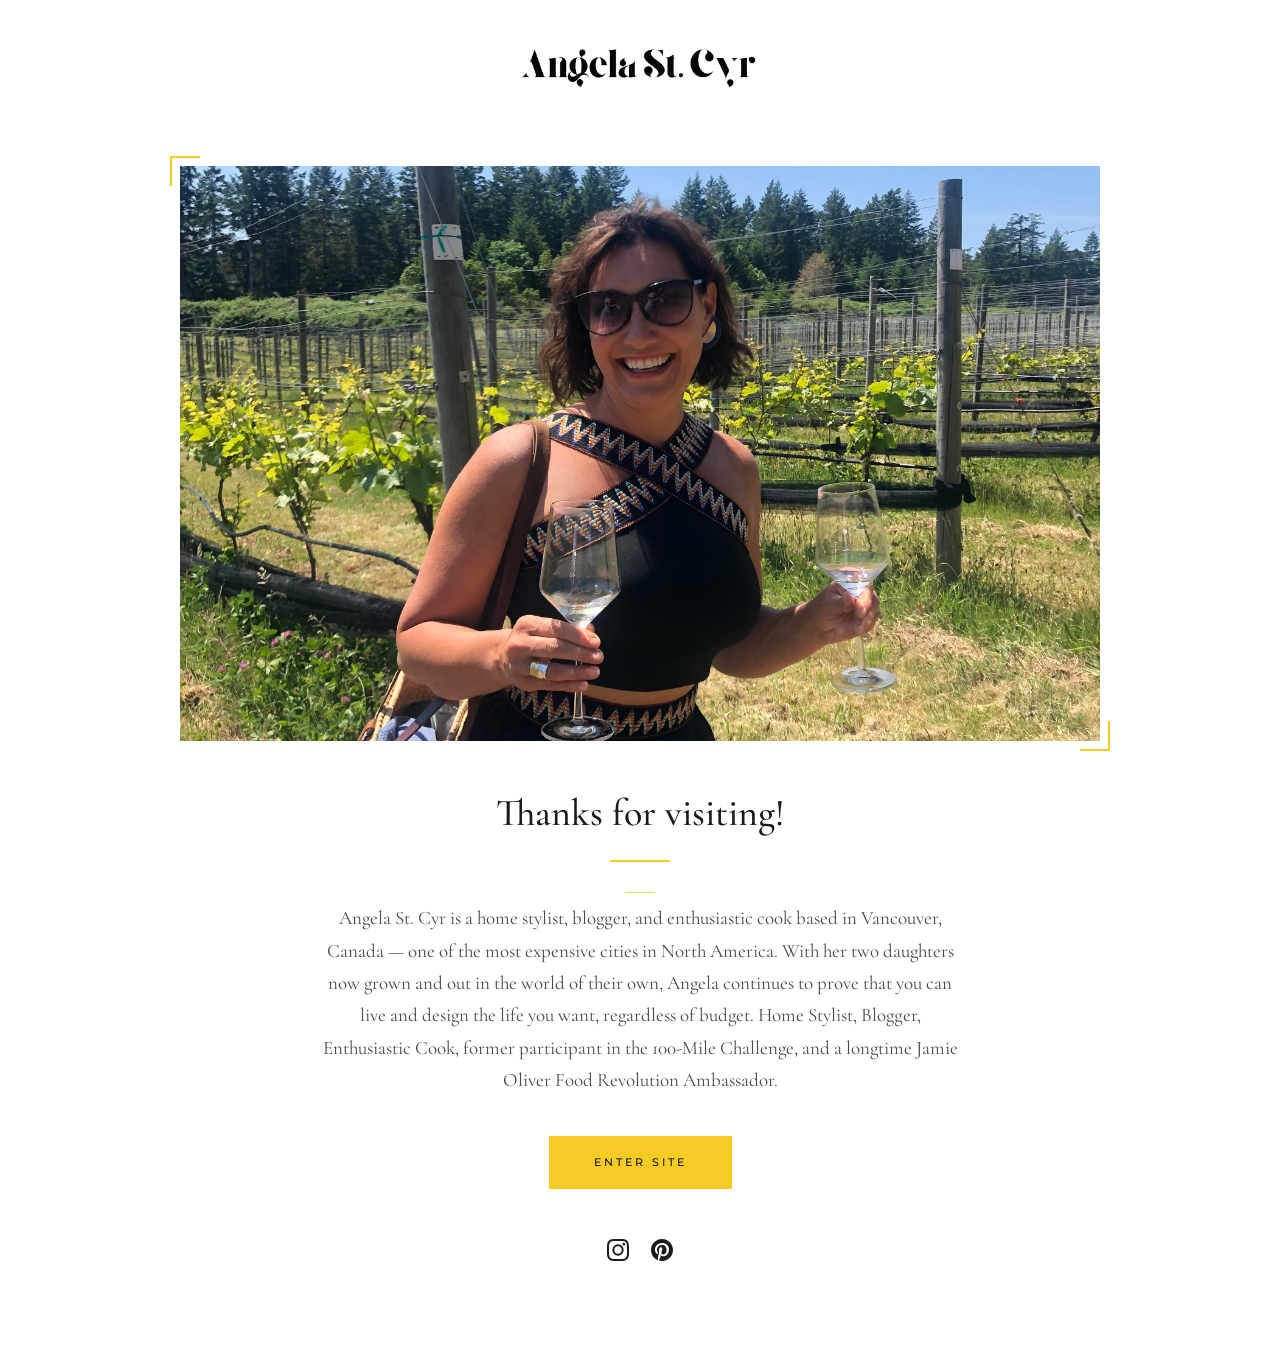
<file: index.html>
<!DOCTYPE html>
<html lang="en">
<head>
<meta charset="UTF-8">
<meta name="viewport" content="width=device-width, initial-scale=1.0">
<title>Angela St. Cyr</title>
<link rel="preconnect" href="https://fonts.googleapis.com">
<link rel="preconnect" href="https://fonts.gstatic.com" crossorigin>
<link href="https://fonts.googleapis.com/css2?family=Cormorant+Garamond:ital,wght@0,400;0,500;0,600;0,700;1,400;1,500&family=Montserrat:wght@300;400;500&display=swap" rel="stylesheet">
<link rel="stylesheet" href="css/style.css">
<link rel="icon" href="images/favicon.webp">
</head>
<body class="intro-page">

<header class="intro-header">
  <a href="index.html" data-site-logo class="intro-logo" aria-label="Home"></a>
</header>

<main class="intro-main">
  <div class="intro-image-wrap">
    <div class="intro-image">
      <img id="introImage" src="" alt="Welcome">
    </div>
  </div>

  <h1 class="intro-greeting">Thanks for visiting!</h1>
  <div class="intro-yellow-bar"></div>
  <p class="intro-blurb" id="introBlurb"></p>

  <a href="recipes.html" class="enter-button">Enter Site</a>

  <div class="intro-social">
    <a data-social="instagram" href="#" target="_blank" rel="noopener" aria-label="Instagram">
      <svg width="22" height="22" viewBox="0 0 24 24" fill="currentColor">
        <path d="M12 2.163c3.204 0 3.584.012 4.85.07 3.252.148 4.771 1.691 4.919 4.919.058 1.265.069 1.645.069 4.849 0 3.205-.012 3.584-.069 4.849-.149 3.225-1.664 4.771-4.919 4.919-1.266.058-1.644.07-4.85.07-3.204 0-3.584-.012-4.849-.07-3.26-.149-4.771-1.699-4.919-4.92-.058-1.265-.07-1.644-.07-4.849 0-3.204.013-3.583.07-4.849.149-3.227 1.664-4.771 4.919-4.919 1.266-.057 1.645-.069 4.849-.069zM12 0C8.741 0 8.333.014 7.053.072 2.695.272.273 2.69.073 7.052.014 8.333 0 8.741 0 12c0 3.259.014 3.668.072 4.948.2 4.358 2.618 6.78 6.98 6.98C8.333 23.986 8.741 24 12 24c3.259 0 3.668-.014 4.948-.072 4.354-.2 6.782-2.618 6.979-6.98.059-1.28.073-1.689.073-4.948 0-3.259-.014-3.667-.072-4.947-.196-4.354-2.617-6.78-6.979-6.98C15.668.014 15.259 0 12 0zm0 5.838a6.162 6.162 0 100 12.324 6.162 6.162 0 000-12.324zM12 16a4 4 0 110-8 4 4 0 010 8zm6.406-11.845a1.44 1.44 0 100 2.881 1.44 1.44 0 000-2.881z"/>
      </svg>
    </a>
    <a data-social="pinterest" href="#" target="_blank" rel="noopener" aria-label="Pinterest">
      <svg width="22" height="22" viewBox="0 0 24 24" fill="currentColor">
        <path d="M12 0C5.373 0 0 5.372 0 12c0 5.084 3.163 9.426 7.627 11.174-.105-.949-.2-2.405.042-3.441.218-.937 1.407-5.965 1.407-5.965s-.359-.719-.359-1.782c0-1.668.967-2.914 2.171-2.914 1.023 0 1.518.769 1.518 1.69 0 1.029-.655 2.568-.994 3.995-.283 1.194.599 2.169 1.777 2.169 2.133 0 3.772-2.249 3.772-5.495 0-2.873-2.064-4.882-5.012-4.882-3.414 0-5.418 2.561-5.418 5.207 0 1.031.397 2.138.893 2.738.098.119.112.224.083.345l-.333 1.36c-.053.22-.174.267-.402.161-1.499-.698-2.436-2.889-2.436-4.649 0-3.785 2.75-7.262 7.929-7.262 4.163 0 7.398 2.967 7.398 6.931 0 4.136-2.607 7.464-6.227 7.464-1.216 0-2.359-.631-2.75-1.378l-.748 2.853c-.271 1.043-1.002 2.35-1.492 3.146C9.57 23.812 10.763 24 12 24c6.627 0 12-5.373 12-12S18.627 0 12 0z"/>
      </svg>
    </a>
  </div>
</main>

<script src="js/site.js"></script>
<script>
fetch('recipes.json')
  .then(r => r.json())
  .then(data => {
    const s = data.site || {};
    applySiteInfo(s);
    if (s.intro_image) document.getElementById('introImage').src = s.intro_image;
    if (s.about_short) document.getElementById('introBlurb').textContent = s.about_short;
  });
</script>

</body>
</html>
</file>
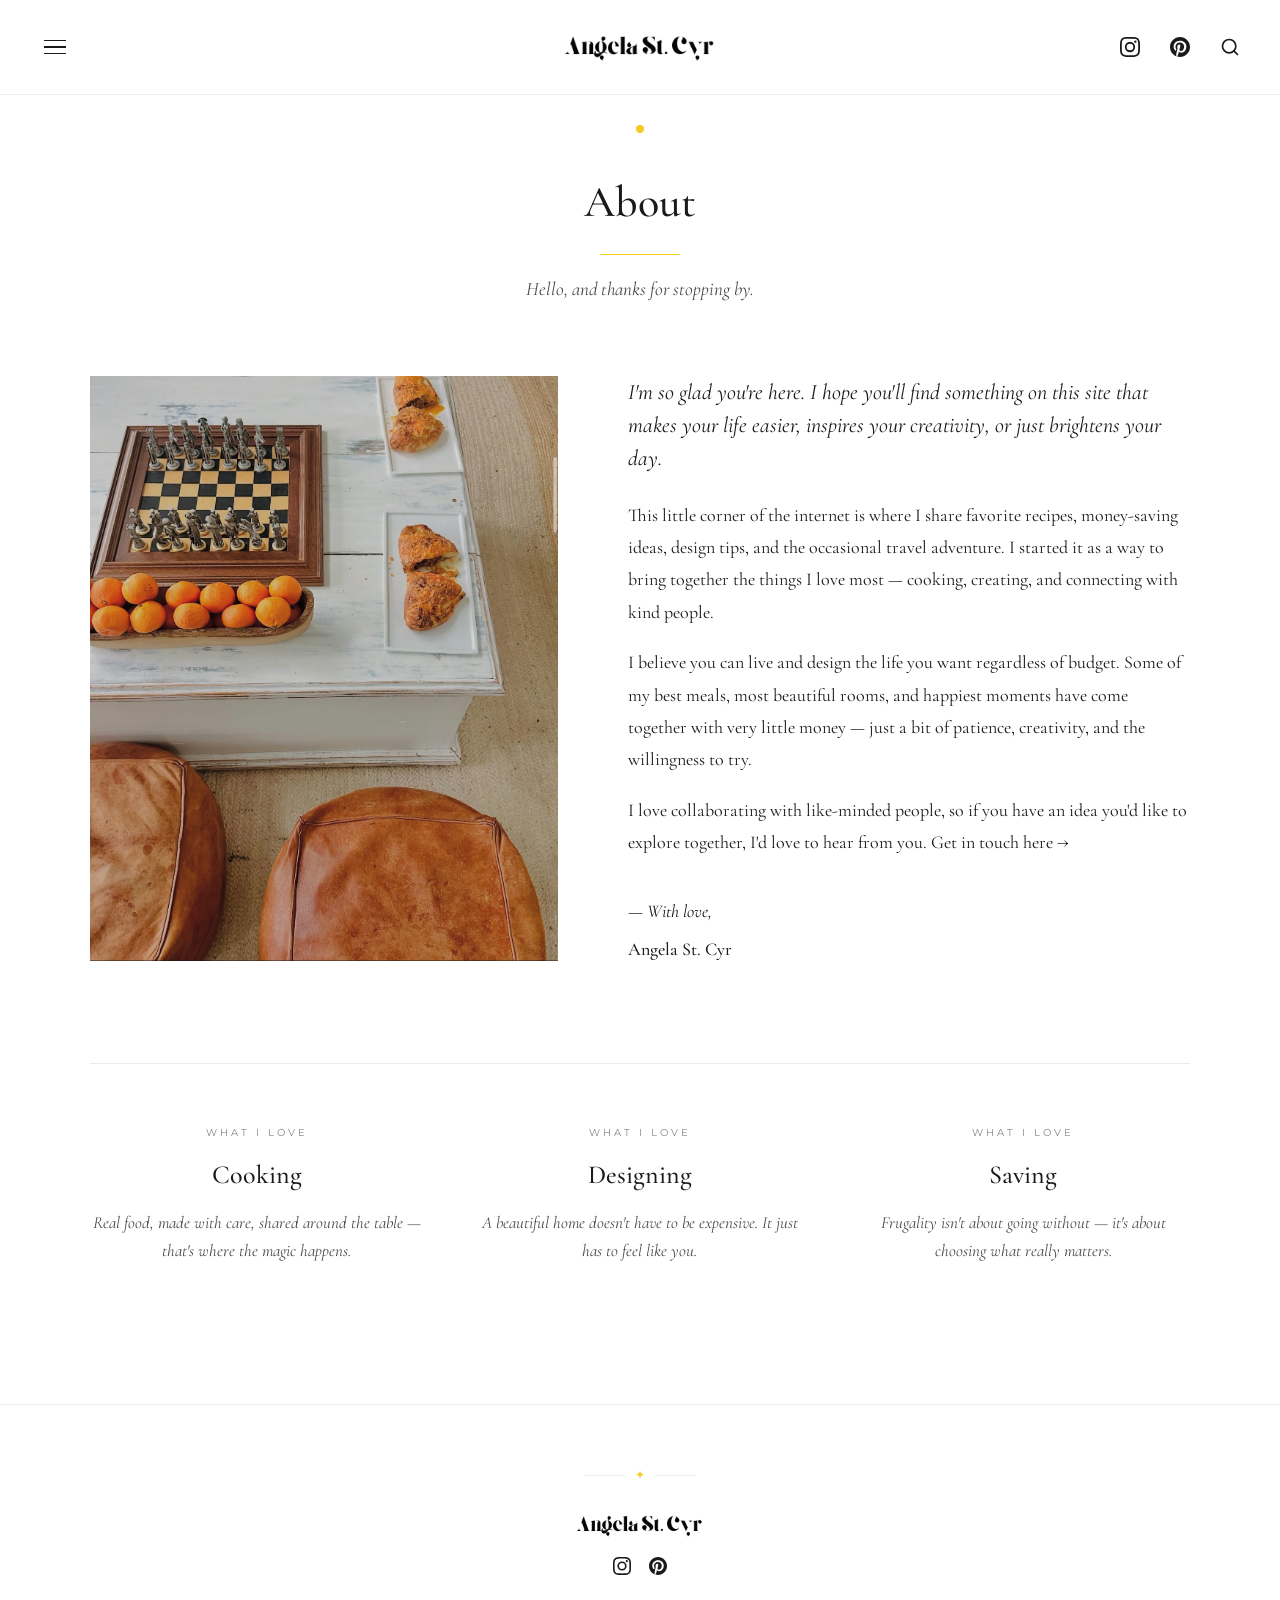
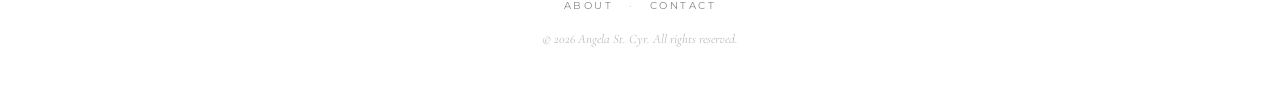
<file: about.html>
<!DOCTYPE html>
<html lang="en">
<head>
<meta charset="UTF-8">
<meta name="viewport" content="width=device-width, initial-scale=1.0">
<title>Angela St. Cyr</title>
<link rel="preconnect" href="https://fonts.googleapis.com">
<link rel="preconnect" href="https://fonts.gstatic.com" crossorigin>
<link href="https://fonts.googleapis.com/css2?family=Cormorant+Garamond:ital,wght@0,400;0,500;0,600;0,700;1,400;1,500&family=Montserrat:wght@300;400;500&display=swap" rel="stylesheet">
<link rel="stylesheet" href="css/style.css">
<link rel="icon" href="images/favicon.webp">
</head>
<body>

<div class="scroll-progress" id="scrollProgress"></div>

<header class="site-header">
  <button class="menu-toggle" onclick="openSideMenu()" aria-label="Open menu">
    <span></span><span></span><span></span>
  </button>
  <a href="index.html" data-site-logo class="site-logo">Beautiful Things</a>
  <div class="header-icons">
    <a data-social="instagram" href="#" target="_blank" rel="noopener" aria-label="Instagram">
      <svg width="20" height="20" viewBox="0 0 24 24" fill="currentColor">
        <path d="M12 2.163c3.204 0 3.584.012 4.85.07 3.252.148 4.771 1.691 4.919 4.919.058 1.265.069 1.645.069 4.849 0 3.205-.012 3.584-.069 4.849-.149 3.225-1.664 4.771-4.919 4.919-1.266.058-1.644.07-4.85.07-3.204 0-3.584-.012-4.849-.07-3.26-.149-4.771-1.699-4.919-4.92-.058-1.265-.07-1.644-.07-4.849 0-3.204.013-3.583.07-4.849.149-3.227 1.664-4.771 4.919-4.919 1.266-.057 1.645-.069 4.849-.069zM12 0C8.741 0 8.333.014 7.053.072 2.695.272.273 2.69.073 7.052.014 8.333 0 8.741 0 12c0 3.259.014 3.668.072 4.948.2 4.358 2.618 6.78 6.98 6.98C8.333 23.986 8.741 24 12 24c3.259 0 3.668-.014 4.948-.072 4.354-.2 6.782-2.618 6.979-6.98.059-1.28.073-1.689.073-4.948 0-3.259-.014-3.667-.072-4.947-.196-4.354-2.617-6.78-6.979-6.98C15.668.014 15.259 0 12 0zm0 5.838a6.162 6.162 0 100 12.324 6.162 6.162 0 000-12.324zM12 16a4 4 0 110-8 4 4 0 010 8zm6.406-11.845a1.44 1.44 0 100 2.881 1.44 1.44 0 000-2.881z"/>
      </svg>
    </a>
    <a data-social="pinterest" href="#" target="_blank" rel="noopener" aria-label="Pinterest">
      <svg width="20" height="20" viewBox="0 0 24 24" fill="currentColor">
        <path d="M12 0C5.373 0 0 5.372 0 12c0 5.084 3.163 9.426 7.627 11.174-.105-.949-.2-2.405.042-3.441.218-.937 1.407-5.965 1.407-5.965s-.359-.719-.359-1.782c0-1.668.967-2.914 2.171-2.914 1.023 0 1.518.769 1.518 1.69 0 1.029-.655 2.568-.994 3.995-.283 1.194.599 2.169 1.777 2.169 2.133 0 3.772-2.249 3.772-5.495 0-2.873-2.064-4.882-5.012-4.882-3.414 0-5.418 2.561-5.418 5.207 0 1.031.397 2.138.893 2.738.098.119.112.224.083.345l-.333 1.36c-.053.22-.174.267-.402.161-1.499-.698-2.436-2.889-2.436-4.649 0-3.785 2.75-7.262 7.929-7.262 4.163 0 7.398 2.967 7.398 6.931 0 4.136-2.607 7.464-6.227 7.464-1.216 0-2.359-.631-2.75-1.378l-.748 2.853c-.271 1.043-1.002 2.35-1.492 3.146C9.57 23.812 10.763 24 12 24c6.627 0 12-5.373 12-12S18.627 0 12 0z"/>
      </svg>
    </a>
    <a href="recipes.html" aria-label="Search">
      <svg width="20" height="20" viewBox="0 0 24 24" fill="none" stroke="currentColor" stroke-width="2" stroke-linecap="round" stroke-linejoin="round">
        <circle cx="11" cy="11" r="8"></circle>
        <line x1="21" y1="21" x2="16.65" y2="16.65"></line>
      </svg>
    </a>
  </div>
</header>

<section class="page-hero">
  <h1>About</h1>
  <div class="page-underline"></div>
  <p class="page-subtitle">Hello, and thanks for stopping by.</p>
</section>

<main class="about-main">
  <div class="about-layout">
    <div class="about-image">
      <img id="aboutImagenew" src="images/about.jpeg" alt="Portrait">
    </div>

    <div class="about-text">
      <p class="about-lead" id="aboutLead">
        I'm so glad you're here. I hope you'll find something on this site that makes your life easier, inspires your creativity, or just brightens your day.
      </p>

      <p>
        This little corner of the internet is where I share favorite recipes, money-saving ideas, design tips, and the occasional travel adventure. I started it as a way to bring together the things I love most — cooking, creating, and connecting with kind people.
      </p>

      <p>
        I believe you can live and design the life you want regardless of budget. Some of my best meals, most beautiful rooms, and happiest moments have come together with very little money — just a bit of patience, creativity, and the willingness to try.
      </p>

      <p>
        I love collaborating with like-minded people, so if you have an idea you'd like to explore together, I'd love to hear from you. <a href="contact.html">Get in touch here →</a>
      </p>

      <div class="about-signature">
        <p class="signature-text">— With love,</p>
        <p class="signature-name" id="signatureName">Angela</p>
      </div>
    </div>
  </div>

  <div class="about-values">
    <div class="value-item">
      <p class="value-eyebrow">what I love</p>
      <h3 class="value-title">Cooking</h3>
      <p class="value-text">Real food, made with care, shared around the table — that's where the magic happens.</p>
    </div>
    <div class="value-item">
      <p class="value-eyebrow">what I love</p>
      <h3 class="value-title">Designing</h3>
      <p class="value-text">A beautiful home doesn't have to be expensive. It just has to feel like you.</p>
    </div>
    <div class="value-item">
      <p class="value-eyebrow">what I love</p>
      <h3 class="value-title">Saving</h3>
      <p class="value-text">Frugality isn't about going without — it's about choosing what really matters.</p>
    </div>
  </div>
</main>

<footer class="site-footer">
  <div class="container">
    <div class="footer-ornament">
      <span class="line"></span>
      <span class="mark">✦</span>
      <span class="line"></span>
    </div>
    <p data-footer-logo class="footer-logo">Angela St. Cyr</p>
    <div class="footer-social">
      <a data-social="instagram" href="#" target="_blank" rel="noopener" aria-label="Instagram">
        <svg width="18" height="18" viewBox="0 0 24 24" fill="currentColor">
          <path d="M12 2.163c3.204 0 3.584.012 4.85.07 3.252.148 4.771 1.691 4.919 4.919.058 1.265.069 1.645.069 4.849 0 3.205-.012 3.584-.069 4.849-.149 3.225-1.664 4.771-4.919 4.919-1.266.058-1.644.07-4.85.07-3.204 0-3.584-.012-4.849-.07-3.26-.149-4.771-1.699-4.919-4.92-.058-1.265-.07-1.644-.07-4.849 0-3.204.013-3.583.07-4.849.149-3.227 1.664-4.771 4.919-4.919 1.266-.057 1.645-.069 4.849-.069zM12 0C8.741 0 8.333.014 7.053.072 2.695.272.273 2.69.073 7.052.014 8.333 0 8.741 0 12c0 3.259.014 3.668.072 4.948.2 4.358 2.618 6.78 6.98 6.98C8.333 23.986 8.741 24 12 24c3.259 0 3.668-.014 4.948-.072 4.354-.2 6.782-2.618 6.979-6.98.059-1.28.073-1.689.073-4.948 0-3.259-.014-3.667-.072-4.947-.196-4.354-2.617-6.78-6.979-6.98C15.668.014 15.259 0 12 0zm0 5.838a6.162 6.162 0 100 12.324 6.162 6.162 0 000-12.324zM12 16a4 4 0 110-8 4 4 0 010 8zm6.406-11.845a1.44 1.44 0 100 2.881 1.44 1.44 0 000-2.881z"/>
        </svg>
      </a>
      <a data-social="pinterest" href="#" target="_blank" rel="noopener" aria-label="Pinterest">
        <svg width="18" height="18" viewBox="0 0 24 24" fill="currentColor">
          <path d="M12 0C5.373 0 0 5.372 0 12c0 5.084 3.163 9.426 7.627 11.174-.105-.949-.2-2.405.042-3.441.218-.937 1.407-5.965 1.407-5.965s-.359-.719-.359-1.782c0-1.668.967-2.914 2.171-2.914 1.023 0 1.518.769 1.518 1.69 0 1.029-.655 2.568-.994 3.995-.283 1.194.599 2.169 1.777 2.169 2.133 0 3.772-2.249 3.772-5.495 0-2.873-2.064-4.882-5.012-4.882-3.414 0-5.418 2.561-5.418 5.207 0 1.031.397 2.138.893 2.738.098.119.112.224.083.345l-.333 1.36c-.053.22-.174.267-.402.161-1.499-.698-2.436-2.889-2.436-4.649 0-3.785 2.75-7.262 7.929-7.262 4.163 0 7.398 2.967 7.398 6.931 0 4.136-2.607 7.464-6.227 7.464-1.216 0-2.359-.631-2.75-1.378l-.748 2.853c-.271 1.043-1.002 2.35-1.492 3.146C9.57 23.812 10.763 24 12 24c6.627 0 12-5.373 12-12S18.627 0 12 0z"/>
        </svg>
      </a>
    </div>
    <div class="footer-links">
      <a href="about.html">About</a>
      <span class="footer-sep">·</span>
      <a href="contact.html">Contact</a>
    </div>
    <p class="footer-text">© 2026 Angela St. Cyr. All rights reserved.</p>
  </div>
</footer>

<script src="js/site.js"></script>
<script>injectSideMenu('about');</script>
<script>
fetch('recipes.json').then(r => r.json()).then(data => {
  const s = data.site || {};
  applySiteInfo(s);
  if (s.author) document.getElementById('signatureName').textContent = s.author;
});
</script>

</body>
</html>
</file>
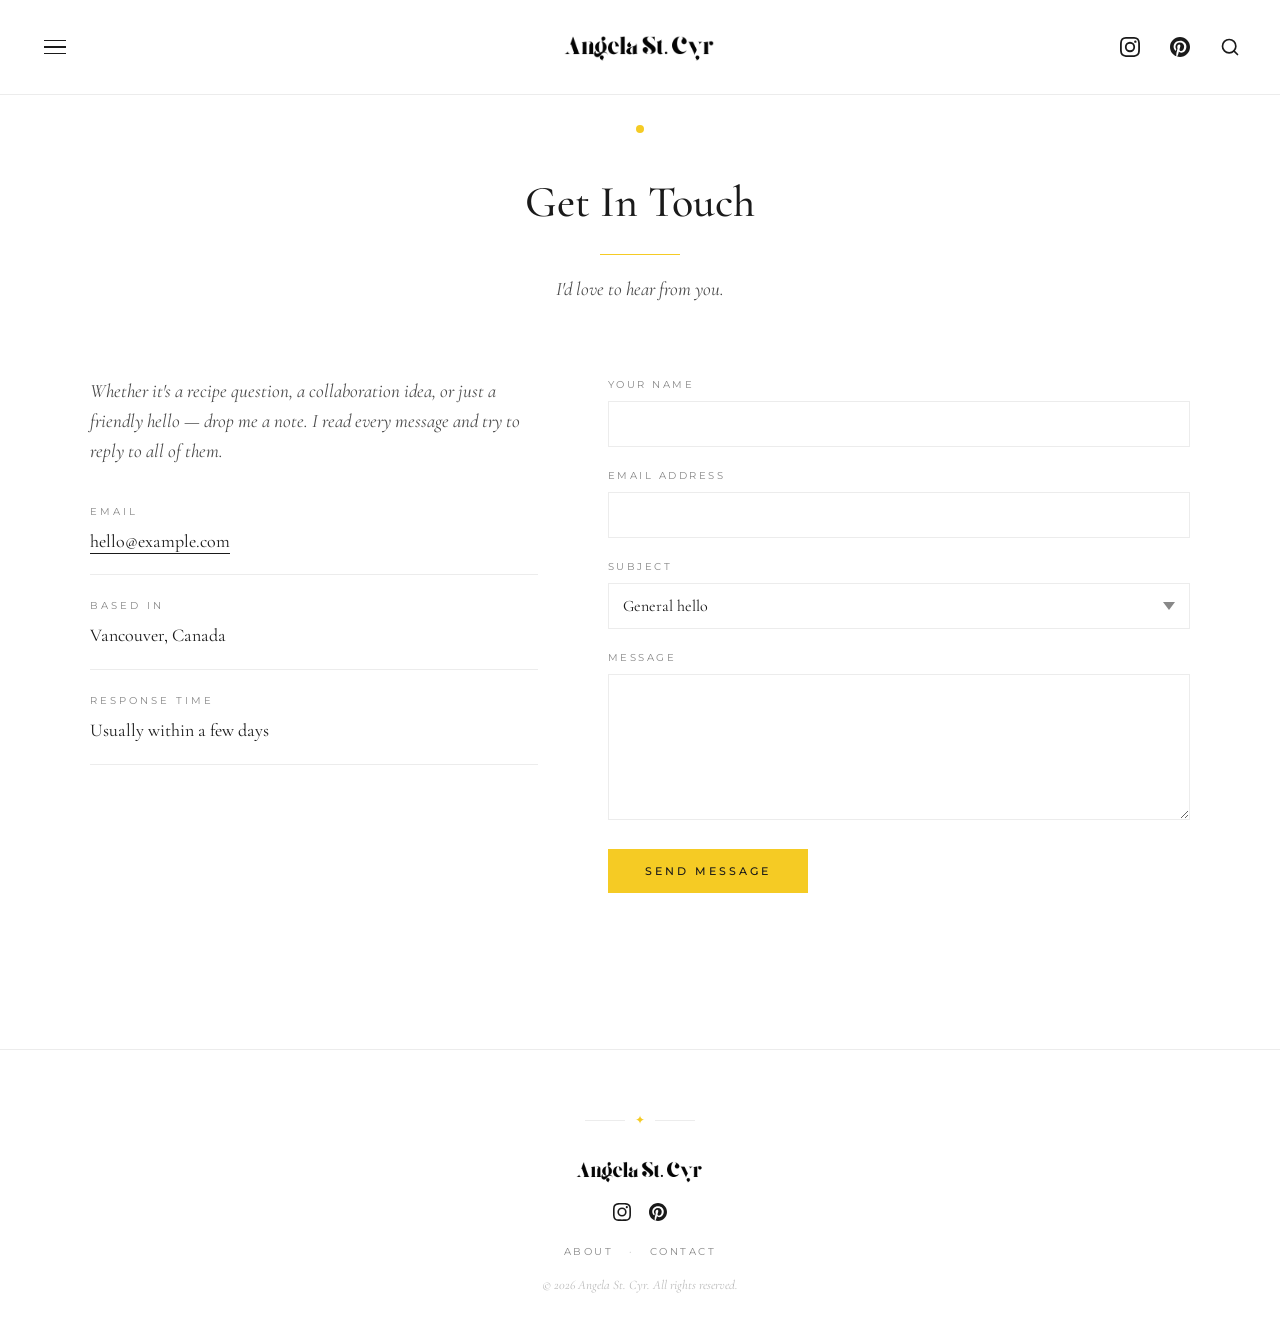
<file: contact.html>
<!DOCTYPE html>
<html lang="en">
<head>
<meta charset="UTF-8">
<meta name="viewport" content="width=device-width, initial-scale=1.0">
<title>Angela St. Cyr</title>
<link rel="preconnect" href="https://fonts.googleapis.com">
<link rel="preconnect" href="https://fonts.gstatic.com" crossorigin>
<link href="https://fonts.googleapis.com/css2?family=Cormorant+Garamond:ital,wght@0,400;0,500;0,600;0,700;1,400;1,500&family=Montserrat:wght@300;400;500&display=swap" rel="stylesheet">
<link rel="stylesheet" href="css/style.css">
<link rel="icon" href="images/favicon.webp">
</head>
<body>

<div class="scroll-progress" id="scrollProgress"></div>

<header class="site-header">
  <button class="menu-toggle" onclick="openSideMenu()" aria-label="Open menu">
    <span></span><span></span><span></span>
  </button>
  <a href="index.html" data-site-logo class="site-logo">Beautiful Things</a>
  <div class="header-icons">
    <a data-social="instagram" href="#" target="_blank" rel="noopener" aria-label="Instagram">
      <svg width="20" height="20" viewBox="0 0 24 24" fill="currentColor">
        <path d="M12 2.163c3.204 0 3.584.012 4.85.07 3.252.148 4.771 1.691 4.919 4.919.058 1.265.069 1.645.069 4.849 0 3.205-.012 3.584-.069 4.849-.149 3.225-1.664 4.771-4.919 4.919-1.266.058-1.644.07-4.85.07-3.204 0-3.584-.012-4.849-.07-3.26-.149-4.771-1.699-4.919-4.92-.058-1.265-.07-1.644-.07-4.849 0-3.204.013-3.583.07-4.849.149-3.227 1.664-4.771 4.919-4.919 1.266-.057 1.645-.069 4.849-.069zM12 0C8.741 0 8.333.014 7.053.072 2.695.272.273 2.69.073 7.052.014 8.333 0 8.741 0 12c0 3.259.014 3.668.072 4.948.2 4.358 2.618 6.78 6.98 6.98C8.333 23.986 8.741 24 12 24c3.259 0 3.668-.014 4.948-.072 4.354-.2 6.782-2.618 6.979-6.98.059-1.28.073-1.689.073-4.948 0-3.259-.014-3.667-.072-4.947-.196-4.354-2.617-6.78-6.979-6.98C15.668.014 15.259 0 12 0zm0 5.838a6.162 6.162 0 100 12.324 6.162 6.162 0 000-12.324zM12 16a4 4 0 110-8 4 4 0 010 8zm6.406-11.845a1.44 1.44 0 100 2.881 1.44 1.44 0 000-2.881z"/>
      </svg>
    </a>
    <a data-social="pinterest" href="#" target="_blank" rel="noopener" aria-label="Pinterest">
      <svg width="20" height="20" viewBox="0 0 24 24" fill="currentColor">
        <path d="M12 0C5.373 0 0 5.372 0 12c0 5.084 3.163 9.426 7.627 11.174-.105-.949-.2-2.405.042-3.441.218-.937 1.407-5.965 1.407-5.965s-.359-.719-.359-1.782c0-1.668.967-2.914 2.171-2.914 1.023 0 1.518.769 1.518 1.69 0 1.029-.655 2.568-.994 3.995-.283 1.194.599 2.169 1.777 2.169 2.133 0 3.772-2.249 3.772-5.495 0-2.873-2.064-4.882-5.012-4.882-3.414 0-5.418 2.561-5.418 5.207 0 1.031.397 2.138.893 2.738.098.119.112.224.083.345l-.333 1.36c-.053.22-.174.267-.402.161-1.499-.698-2.436-2.889-2.436-4.649 0-3.785 2.75-7.262 7.929-7.262 4.163 0 7.398 2.967 7.398 6.931 0 4.136-2.607 7.464-6.227 7.464-1.216 0-2.359-.631-2.75-1.378l-.748 2.853c-.271 1.043-1.002 2.35-1.492 3.146C9.57 23.812 10.763 24 12 24c6.627 0 12-5.373 12-12S18.627 0 12 0z"/>
      </svg>
    </a>
    <a href="recipes.html" aria-label="Search">
      <svg width="20" height="20" viewBox="0 0 24 24" fill="none" stroke="currentColor" stroke-width="2" stroke-linecap="round" stroke-linejoin="round">
        <circle cx="11" cy="11" r="8"></circle>
        <line x1="21" y1="21" x2="16.65" y2="16.65"></line>
      </svg>
    </a>
  </div>
</header>

<section class="page-hero">
  <h1>Get In Touch</h1>
  <div class="page-underline"></div>
  <p class="page-subtitle">I'd love to hear from you.</p>
</section>

<main class="contact-main">
  <div class="contact-layout">
    <div class="contact-intro">
      <p class="contact-lead">
        Whether it's a recipe question, a collaboration idea, or just a friendly hello — drop me a note. I read every message and try to reply to all of them.
      </p>

      <div class="contact-info">
        <div class="contact-info-item">
          <p class="contact-label">Email</p>
          <p class="contact-value"><a id="contactEmail" href="mailto:hello@example.com">hello@example.com</a></p>
        </div>
        <div class="contact-info-item">
          <p class="contact-label">Based in</p>
          <p class="contact-value">Vancouver, Canada</p>
        </div>
        <div class="contact-info-item">
          <p class="contact-label">Response time</p>
          <p class="contact-value">Usually within a few days</p>
        </div>
      </div>
    </div>

    <form class="contact-form" id="contactForm" onsubmit="handleContactSubmit(event)">
      <div class="form-group">
        <label for="name">Your Name</label>
        <input type="text" id="name" name="name" required>
      </div>

      <div class="form-group">
        <label for="email">Email Address</label>
        <input type="email" id="email" name="email" required>
      </div>

      <div class="form-group">
        <label for="subject">Subject</label>
        <select id="subject" name="subject">
          <option value="general">General hello</option>
          <option value="recipe">Recipe question</option>
          <option value="collab">Collaboration idea</option>
          <option value="press">Press &amp; media</option>
          <option value="other">Other</option>
        </select>
      </div>

      <div class="form-group">
        <label for="message">Message</label>
        <textarea id="message" name="message" rows="6" required></textarea>
      </div>

      <button type="submit" class="contact-submit">Send Message</button>

      <p class="form-note" id="formNote"></p>
    </form>
  </div>
</main>

<footer class="site-footer">
  <div class="container">
    <div class="footer-ornament">
      <span class="line"></span>
      <span class="mark">✦</span>
      <span class="line"></span>
    </div>
    <p data-footer-logo class="footer-logo">Angela St. Cyr</p>
    <div class="footer-social">
      <a data-social="instagram" href="#" target="_blank" rel="noopener" aria-label="Instagram">
        <svg width="18" height="18" viewBox="0 0 24 24" fill="currentColor">
          <path d="M12 2.163c3.204 0 3.584.012 4.85.07 3.252.148 4.771 1.691 4.919 4.919.058 1.265.069 1.645.069 4.849 0 3.205-.012 3.584-.069 4.849-.149 3.225-1.664 4.771-4.919 4.919-1.266.058-1.644.07-4.85.07-3.204 0-3.584-.012-4.849-.07-3.26-.149-4.771-1.699-4.919-4.92-.058-1.265-.07-1.644-.07-4.849 0-3.204.013-3.583.07-4.849.149-3.227 1.664-4.771 4.919-4.919 1.266-.057 1.645-.069 4.849-.069zM12 0C8.741 0 8.333.014 7.053.072 2.695.272.273 2.69.073 7.052.014 8.333 0 8.741 0 12c0 3.259.014 3.668.072 4.948.2 4.358 2.618 6.78 6.98 6.98C8.333 23.986 8.741 24 12 24c3.259 0 3.668-.014 4.948-.072 4.354-.2 6.782-2.618 6.979-6.98.059-1.28.073-1.689.073-4.948 0-3.259-.014-3.667-.072-4.947-.196-4.354-2.617-6.78-6.979-6.98C15.668.014 15.259 0 12 0zm0 5.838a6.162 6.162 0 100 12.324 6.162 6.162 0 000-12.324zM12 16a4 4 0 110-8 4 4 0 010 8zm6.406-11.845a1.44 1.44 0 100 2.881 1.44 1.44 0 000-2.881z"/>
        </svg>
      </a>
      <a data-social="pinterest" href="#" target="_blank" rel="noopener" aria-label="Pinterest">
        <svg width="18" height="18" viewBox="0 0 24 24" fill="currentColor">
          <path d="M12 0C5.373 0 0 5.372 0 12c0 5.084 3.163 9.426 7.627 11.174-.105-.949-.2-2.405.042-3.441.218-.937 1.407-5.965 1.407-5.965s-.359-.719-.359-1.782c0-1.668.967-2.914 2.171-2.914 1.023 0 1.518.769 1.518 1.69 0 1.029-.655 2.568-.994 3.995-.283 1.194.599 2.169 1.777 2.169 2.133 0 3.772-2.249 3.772-5.495 0-2.873-2.064-4.882-5.012-4.882-3.414 0-5.418 2.561-5.418 5.207 0 1.031.397 2.138.893 2.738.098.119.112.224.083.345l-.333 1.36c-.053.22-.174.267-.402.161-1.499-.698-2.436-2.889-2.436-4.649 0-3.785 2.75-7.262 7.929-7.262 4.163 0 7.398 2.967 7.398 6.931 0 4.136-2.607 7.464-6.227 7.464-1.216 0-2.359-.631-2.75-1.378l-.748 2.853c-.271 1.043-1.002 2.35-1.492 3.146C9.57 23.812 10.763 24 12 24c6.627 0 12-5.373 12-12S18.627 0 12 0z"/>
        </svg>
      </a>
    </div>
    <div class="footer-links">
      <a href="about.html">About</a>
      <span class="footer-sep">·</span>
      <a href="contact.html">Contact</a>
    </div>
    <p class="footer-text">© 2026 Angela St. Cyr. All rights reserved.</p>
  </div>
</footer>

<script src="js/site.js"></script>
<script>injectSideMenu('contact');</script>
<script>
function handleContactSubmit(e) {
  e.preventDefault();
  const name = document.getElementById('name').value.trim();
  const email = document.getElementById('email').value.trim();
  const subject = document.getElementById('subject').value;
  const message = document.getElementById('message').value.trim();
  const recipient = document.getElementById('contactEmail').getAttribute('href').replace('mailto:', '');

  const subjectLine = `[Beautiful Things] ${subject} — from ${name}`;
  const body = `${message}\n\n— ${name}\n${email}`;
  const mailto = `mailto:${recipient}?subject=${encodeURIComponent(subjectLine)}&body=${encodeURIComponent(body)}`;

  window.location.href = mailto;

  document.getElementById('formNote').textContent =
    "Your email app should open with the message ready to send. If it didn't, just email me directly at " + recipient + ".";
}

fetch('recipes.json').then(r => r.json()).then(data => {
  const s = data.site || {};
  applySiteInfo(s);
  if (s.contact_email) {
    const link = document.getElementById('contactEmail');
    link.href = 'mailto:' + s.contact_email;
    link.textContent = s.contact_email;
  }
});
</script>

</body>
</html>
</file>
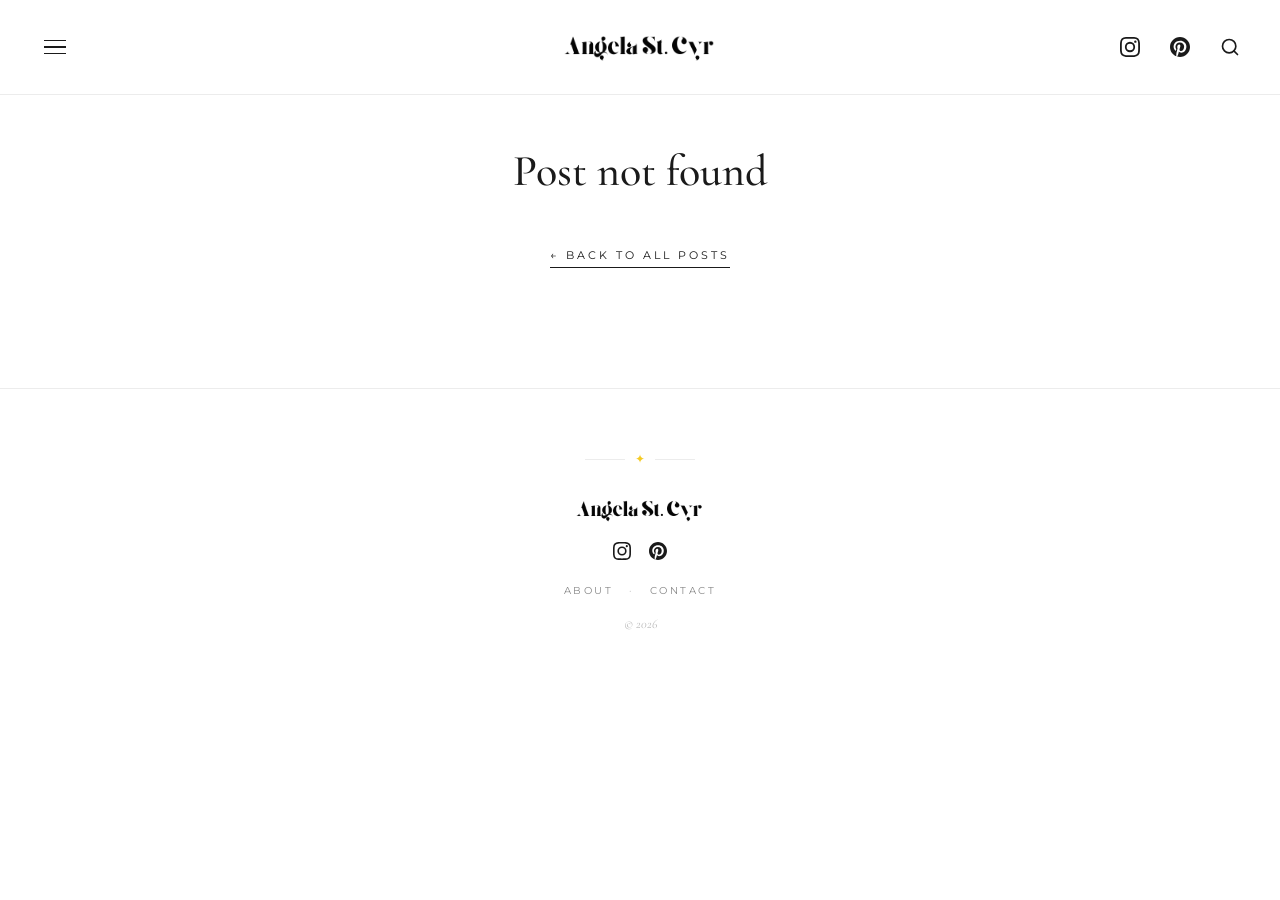
<file: recipe.html>
<!DOCTYPE html>
<html lang="en">
<head>
<meta charset="UTF-8">
<meta name="viewport" content="width=device-width, initial-scale=1.0">
<title>Angela St. Cyr</title>
<link rel="preconnect" href="https://fonts.googleapis.com">
<link rel="preconnect" href="https://fonts.gstatic.com" crossorigin>
<link href="https://fonts.googleapis.com/css2?family=Cormorant+Garamond:ital,wght@0,400;0,500;0,600;0,700;1,400;1,500&family=Montserrat:wght@300;400;500&display=swap" rel="stylesheet">
<link rel="stylesheet" href="css/style.css">
<link rel="icon" href="images/favicon.webp">
</head>
<body>

<div class="scroll-progress" id="scrollProgress"></div>

<header class="site-header">
  <button class="menu-toggle" onclick="openSideMenu()" aria-label="Open menu">
    <span></span><span></span><span></span>
  </button>
  <a href="index.html" data-site-logo class="site-logo">Beautiful Things</a>
  <div class="header-icons">
    <a data-social="instagram" href="#" target="_blank" rel="noopener" aria-label="Instagram">
      <svg width="20" height="20" viewBox="0 0 24 24" fill="currentColor">
        <path d="M12 2.163c3.204 0 3.584.012 4.85.07 3.252.148 4.771 1.691 4.919 4.919.058 1.265.069 1.645.069 4.849 0 3.205-.012 3.584-.069 4.849-.149 3.225-1.664 4.771-4.919 4.919-1.266.058-1.644.07-4.85.07-3.204 0-3.584-.012-4.849-.07-3.26-.149-4.771-1.699-4.919-4.92-.058-1.265-.07-1.644-.07-4.849 0-3.204.013-3.583.07-4.849.149-3.227 1.664-4.771 4.919-4.919 1.266-.057 1.645-.069 4.849-.069zM12 0C8.741 0 8.333.014 7.053.072 2.695.272.273 2.69.073 7.052.014 8.333 0 8.741 0 12c0 3.259.014 3.668.072 4.948.2 4.358 2.618 6.78 6.98 6.98C8.333 23.986 8.741 24 12 24c3.259 0 3.668-.014 4.948-.072 4.354-.2 6.782-2.618 6.979-6.98.059-1.28.073-1.689.073-4.948 0-3.259-.014-3.667-.072-4.947-.196-4.354-2.617-6.78-6.979-6.98C15.668.014 15.259 0 12 0zm0 5.838a6.162 6.162 0 100 12.324 6.162 6.162 0 000-12.324zM12 16a4 4 0 110-8 4 4 0 010 8zm6.406-11.845a1.44 1.44 0 100 2.881 1.44 1.44 0 000-2.881z"/>
      </svg>
    </a>
    <a data-social="pinterest" href="#" target="_blank" rel="noopener" aria-label="Pinterest">
      <svg width="20" height="20" viewBox="0 0 24 24" fill="currentColor">
        <path d="M12 0C5.373 0 0 5.372 0 12c0 5.084 3.163 9.426 7.627 11.174-.105-.949-.2-2.405.042-3.441.218-.937 1.407-5.965 1.407-5.965s-.359-.719-.359-1.782c0-1.668.967-2.914 2.171-2.914 1.023 0 1.518.769 1.518 1.69 0 1.029-.655 2.568-.994 3.995-.283 1.194.599 2.169 1.777 2.169 2.133 0 3.772-2.249 3.772-5.495 0-2.873-2.064-4.882-5.012-4.882-3.414 0-5.418 2.561-5.418 5.207 0 1.031.397 2.138.893 2.738.098.119.112.224.083.345l-.333 1.36c-.053.22-.174.267-.402.161-1.499-.698-2.436-2.889-2.436-4.649 0-3.785 2.75-7.262 7.929-7.262 4.163 0 7.398 2.967 7.398 6.931 0 4.136-2.607 7.464-6.227 7.464-1.216 0-2.359-.631-2.75-1.378l-.748 2.853c-.271 1.043-1.002 2.35-1.492 3.146C9.57 23.812 10.763 24 12 24c6.627 0 12-5.373 12-12S18.627 0 12 0z"/>
      </svg>
    </a>
    <a href="recipes.html" aria-label="Search">
      <svg width="20" height="20" viewBox="0 0 24 24" fill="none" stroke="currentColor" stroke-width="2" stroke-linecap="round" stroke-linejoin="round">
        <circle cx="11" cy="11" r="8"></circle>
        <line x1="21" y1="21" x2="16.65" y2="16.65"></line>
      </svg>
    </a>
  </div>
</header>

<main id="recipeMain">
  <p class="no-results">Loading...</p>
</main>

<footer class="site-footer">
  <div class="container">
    <div class="footer-ornament">
      <span class="line"></span>
      <span class="mark">✦</span>
      <span class="line"></span>
    </div>
    <p data-footer-logo class="footer-logo">Angela St. Cyr</p>
    <div class="footer-social">
      <a data-social="instagram" href="#" target="_blank" rel="noopener" aria-label="Instagram">
        <svg width="18" height="18" viewBox="0 0 24 24" fill="currentColor">
          <path d="M12 2.163c3.204 0 3.584.012 4.85.07 3.252.148 4.771 1.691 4.919 4.919.058 1.265.069 1.645.069 4.849 0 3.205-.012 3.584-.069 4.849-.149 3.225-1.664 4.771-4.919 4.919-1.266.058-1.644.07-4.85.07-3.204 0-3.584-.012-4.849-.07-3.26-.149-4.771-1.699-4.919-4.92-.058-1.265-.07-1.644-.07-4.849 0-3.204.013-3.583.07-4.849.149-3.227 1.664-4.771 4.919-4.919 1.266-.057 1.645-.069 4.849-.069zM12 0C8.741 0 8.333.014 7.053.072 2.695.272.273 2.69.073 7.052.014 8.333 0 8.741 0 12c0 3.259.014 3.668.072 4.948.2 4.358 2.618 6.78 6.98 6.98C8.333 23.986 8.741 24 12 24c3.259 0 3.668-.014 4.948-.072 4.354-.2 6.782-2.618 6.979-6.98.059-1.28.073-1.689.073-4.948 0-3.259-.014-3.667-.072-4.947-.196-4.354-2.617-6.78-6.979-6.98C15.668.014 15.259 0 12 0zm0 5.838a6.162 6.162 0 100 12.324 6.162 6.162 0 000-12.324zM12 16a4 4 0 110-8 4 4 0 010 8zm6.406-11.845a1.44 1.44 0 100 2.881 1.44 1.44 0 000-2.881z"/>
        </svg>
      </a>
      <a data-social="pinterest" href="#" target="_blank" rel="noopener" aria-label="Pinterest">
        <svg width="18" height="18" viewBox="0 0 24 24" fill="currentColor">
          <path d="M12 0C5.373 0 0 5.372 0 12c0 5.084 3.163 9.426 7.627 11.174-.105-.949-.2-2.405.042-3.441.218-.937 1.407-5.965 1.407-5.965s-.359-.719-.359-1.782c0-1.668.967-2.914 2.171-2.914 1.023 0 1.518.769 1.518 1.69 0 1.029-.655 2.568-.994 3.995-.283 1.194.599 2.169 1.777 2.169 2.133 0 3.772-2.249 3.772-5.495 0-2.873-2.064-4.882-5.012-4.882-3.414 0-5.418 2.561-5.418 5.207 0 1.031.397 2.138.893 2.738.098.119.112.224.083.345l-.333 1.36c-.053.22-.174.267-.402.161-1.499-.698-2.436-2.889-2.436-4.649 0-3.785 2.75-7.262 7.929-7.262 4.163 0 7.398 2.967 7.398 6.931 0 4.136-2.607 7.464-6.227 7.464-1.216 0-2.359-.631-2.75-1.378l-.748 2.853c-.271 1.043-1.002 2.35-1.492 3.146C9.57 23.812 10.763 24 12 24c6.627 0 12-5.373 12-12S18.627 0 12 0z"/>
        </svg>
      </a>
    </div>
    <div class="footer-links">
      <a href="about.html">About</a>
      <span class="footer-sep">·</span>
      <a href="contact.html">Contact</a>
    </div>
    <p class="footer-text">© 2026</p>
  </div>
</footer>

<script src="js/site.js"></script>
<script>injectSideMenu();</script>
<script>
const params = new URLSearchParams(window.location.search);
const recipeId = params.get('id');

fetch('recipes.json')
  .then(r => r.json())
  .then(data => {
    const s = data.site || {};
    applySiteInfo(s);

    const recipes = data.recipes || [];
    const recipe = recipes.find(r => r.id === recipeId);

    if (!recipe) {
      document.getElementById('recipeMain').innerHTML =
        '<div class="post-title-block"><h1>Post not found</h1><a href="recipes.html" class="back-link">← Back to all posts</a></div>';
      return;
    }

    document.title = recipe.title + ' — ' + (s.title || 'Beautiful Things');

    const others = recipes
      .filter(r => r.id !== recipe.id)
      .sort((a, b) => new Date(b.date || 0) - new Date(a.date || 0))
      .slice(0, 3);

    renderRecipe(recipe, s, others);
  });

function renderRecipe(r, s, others) {
  const sectionsHtml = renderSections(r.sections || [], r);

  const tipHtml = r.tip ? `
    <div class="post-tip">
      <p class="post-tip-label">Tip</p>
      <p class="post-tip-text">${escapeHtml(r.tip)}</p>
    </div>` : '';

  const metaItems = [];
  if (r.prep_time) metaItems.push(`<span class="post-meta-item">Prep · <strong>${escapeHtml(r.prep_time)}</strong></span>`);
  if (r.cook_time) metaItems.push(`<span class="post-meta-item">Cook · <strong>${escapeHtml(r.cook_time)}</strong></span>`);
  if (r.servings) metaItems.push(`<span class="post-meta-item">Yield · <strong>${escapeHtml(r.servings)}</strong></span>`);
  const metaRow = metaItems.length ? `<div class="post-meta-row">${metaItems.join('')}</div>` : '';

  const tagsHtml = (r.tags && r.tags.length) ? `
    <div class="post-tags">
      ${r.tags.map(t => `<span class="post-tag">${escapeHtml(t)}</span>`).join('')}
    </div>` : '';

  const recentHtml = others.map(o => `
    <a href="recipe.html?id=${encodeURIComponent(o.id)}" class="sidebar-recent-item">
      <div class="sidebar-recent-image">
        <img src="${escapeAttr(o.image)}" alt="${escapeAttr(o.title)}" loading="lazy">
      </div>
      <h4 class="sidebar-recent-title">${escapeHtml(o.title)}</h4>
      <p class="sidebar-recent-category">${escapeHtml((o.category || '').toUpperCase())}</p>
    </a>
  `).join('');

  const authorName = s.author || 'Beautiful Things';

  document.getElementById('recipeMain').innerHTML = `
    <div class="post-hero">
      <img src="${escapeAttr(r.image)}" alt="${escapeAttr(r.title)}">
    </div>

    <div class="post-title-block">
      <h1>${escapeHtml(r.title)}</h1>
      <div class="post-underline"></div>
      <p class="post-category">${escapeHtml((r.category || '').toUpperCase())}</p>
    </div>

    <div class="post-body">
      <article class="post-content">
        ${r.description ? `<p class="post-description">${escapeHtml(r.description)}</p>` : ''}
        ${metaRow}
        ${sectionsHtml}
        ${tipHtml}
        ${tagsHtml}

        <div style="text-align:center; margin-top:40px;">
          <a href="recipes.html" class="back-link">← Back to all posts</a>
        </div>
      </article>

      <aside class="post-sidebar">
        <p class="sidebar-author">${escapeHtml(authorName)}</p>
        <h3 class="sidebar-section-title">Most Recent Posts</h3>
        <div class="sidebar-recent">${recentHtml}</div>
      </aside>
    </div>
  `;
}

// Render flexible sections — each is one of:
// { type: "paragraph", text: "..." }
// { type: "heading", text: "..." }
// { type: "ingredients", items: [...] }
// { type: "instructions", items: [...] }
// { type: "image", src: "...", caption: "...", alt: "...", size: "normal|small|wide" }
// { type: "slideshow", photos: [{ src, caption, alt }, ...], size: "normal|small|wide" }
function renderSections(sections, recipe) {
  if ((!sections || !sections.length) && (recipe.ingredients || recipe.instructions)) {
    sections = [];
    if (recipe.ingredients && recipe.ingredients.length) {
      sections.push({ type: 'heading', text: 'Ingredients' });
      sections.push({ type: 'ingredients', items: recipe.ingredients });
    }
    if (recipe.instructions && recipe.instructions.length) {
      sections.push({ type: 'heading', text: 'Instructions' });
      sections.push({ type: 'instructions', items: recipe.instructions });
    }
  }

  let stepCounter = 0;
  let slideshowCounter = 0;

  return sections.map(section => {
    if (section.type === 'paragraph') {
      return `<p class="post-paragraph">${escapeHtml(section.text || '')}</p>`;
    }
    if (section.type === 'heading') {
      return `<h2 class="post-section-heading">${escapeHtml(section.text || '')}</h2>`;
    }
    if (section.type === 'ingredients') {
      const items = (section.items || []).map(i => `<li>${escapeHtml(i)}</li>`).join('');
      return `<ul class="ingredients-list">${items}</ul>`;
    }
    if (section.type === 'instructions') {
      const items = (section.items || []).map(i => {
        stepCounter++;
        return `<li data-step="${stepCounter}">${escapeHtml(i)}</li>`;
      }).join('');
      return `<ol class="instructions-list">${items}</ol>`;
    }
    if (section.type === 'image') {
      const src = escapeAttr(section.src || '');
      const alt = escapeAttr(section.alt || section.caption || 'Recipe image');
      const caption = section.caption ? `<figcaption class="post-inline-image-caption">${escapeHtml(section.caption)}</figcaption>` : '';
      const sizeClass = section.size === 'small' ? ' size-small' : (section.size === 'wide' ? ' size-wide' : '');
      return `<figure class="post-inline-image${sizeClass}">
        <img src="${src}" alt="${alt}" loading="lazy">
        ${caption}
      </figure>`;
    }
    if (section.type === 'slideshow') {
      const photos = section.photos || [];
      if (photos.length === 0) return '';
      const ssId = 'ss-' + (slideshowCounter++);
      const sizeClass = section.size === 'wide' ? ' size-wide' : (section.size === 'small' ? ' size-small' : '');

      const slidesHtml = photos.map((p, i) => {
        const src = escapeAttr(p.src || '');
        const alt = escapeAttr(p.alt || p.caption || `Slide ${i + 1}`);
        const cap = p.caption ? `<figcaption class="slideshow-caption">${escapeHtml(p.caption)}</figcaption>` : '';
        return `<figure class="slideshow-slide${i === 0 ? ' active' : ''}" data-idx="${i}">
          <img src="${src}" alt="${alt}" loading="${i === 0 ? 'eager' : 'lazy'}">
          ${cap}
        </figure>`;
      }).join('');

      const dotsHtml = photos.map((_, i) =>
        `<button class="slideshow-dot${i === 0 ? ' active' : ''}" data-idx="${i}" onclick="goToSlide('${ssId}', ${i})" aria-label="Go to slide ${i + 1}"></button>`
      ).join('');

      return `<div class="slideshow${sizeClass}" id="${ssId}" data-current="0" data-count="${photos.length}">
        <div class="slideshow-frame">
          ${slidesHtml}
          <button class="slideshow-btn prev" onclick="navSlide('${ssId}', -1)" aria-label="Previous slide">‹</button>
          <button class="slideshow-btn next" onclick="navSlide('${ssId}', 1)" aria-label="Next slide">›</button>
          <div class="slideshow-counter"><span class="cur">1</span> / ${photos.length}</div>
        </div>
        <div class="slideshow-dots">${dotsHtml}</div>
      </div>`;
    }
    return '';
  }).join('');
}

// Slideshow navigation
function navSlide(id, dir) {
  const ss = document.getElementById(id);
  if (!ss) return;
  const count = parseInt(ss.dataset.count, 10);
  const cur = parseInt(ss.dataset.current, 10);
  const next = (cur + dir + count) % count;
  goToSlide(id, next);
}

function goToSlide(id, idx) {
  const ss = document.getElementById(id);
  if (!ss) return;
  ss.dataset.current = idx;
  ss.querySelectorAll('.slideshow-slide').forEach(el => {
    el.classList.toggle('active', parseInt(el.dataset.idx, 10) === idx);
  });
  ss.querySelectorAll('.slideshow-dot').forEach(el => {
    el.classList.toggle('active', parseInt(el.dataset.idx, 10) === idx);
  });
  const counter = ss.querySelector('.slideshow-counter .cur');
  if (counter) counter.textContent = idx + 1;
}

// Keyboard nav when slideshow is hovered
document.addEventListener('keydown', e => {
  if (e.key !== 'ArrowLeft' && e.key !== 'ArrowRight') return;
  const hovered = document.querySelector('.slideshow:hover');
  if (!hovered) return;
  navSlide(hovered.id, e.key === 'ArrowRight' ? 1 : -1);
});
</script>

</body>
</html>
</file>
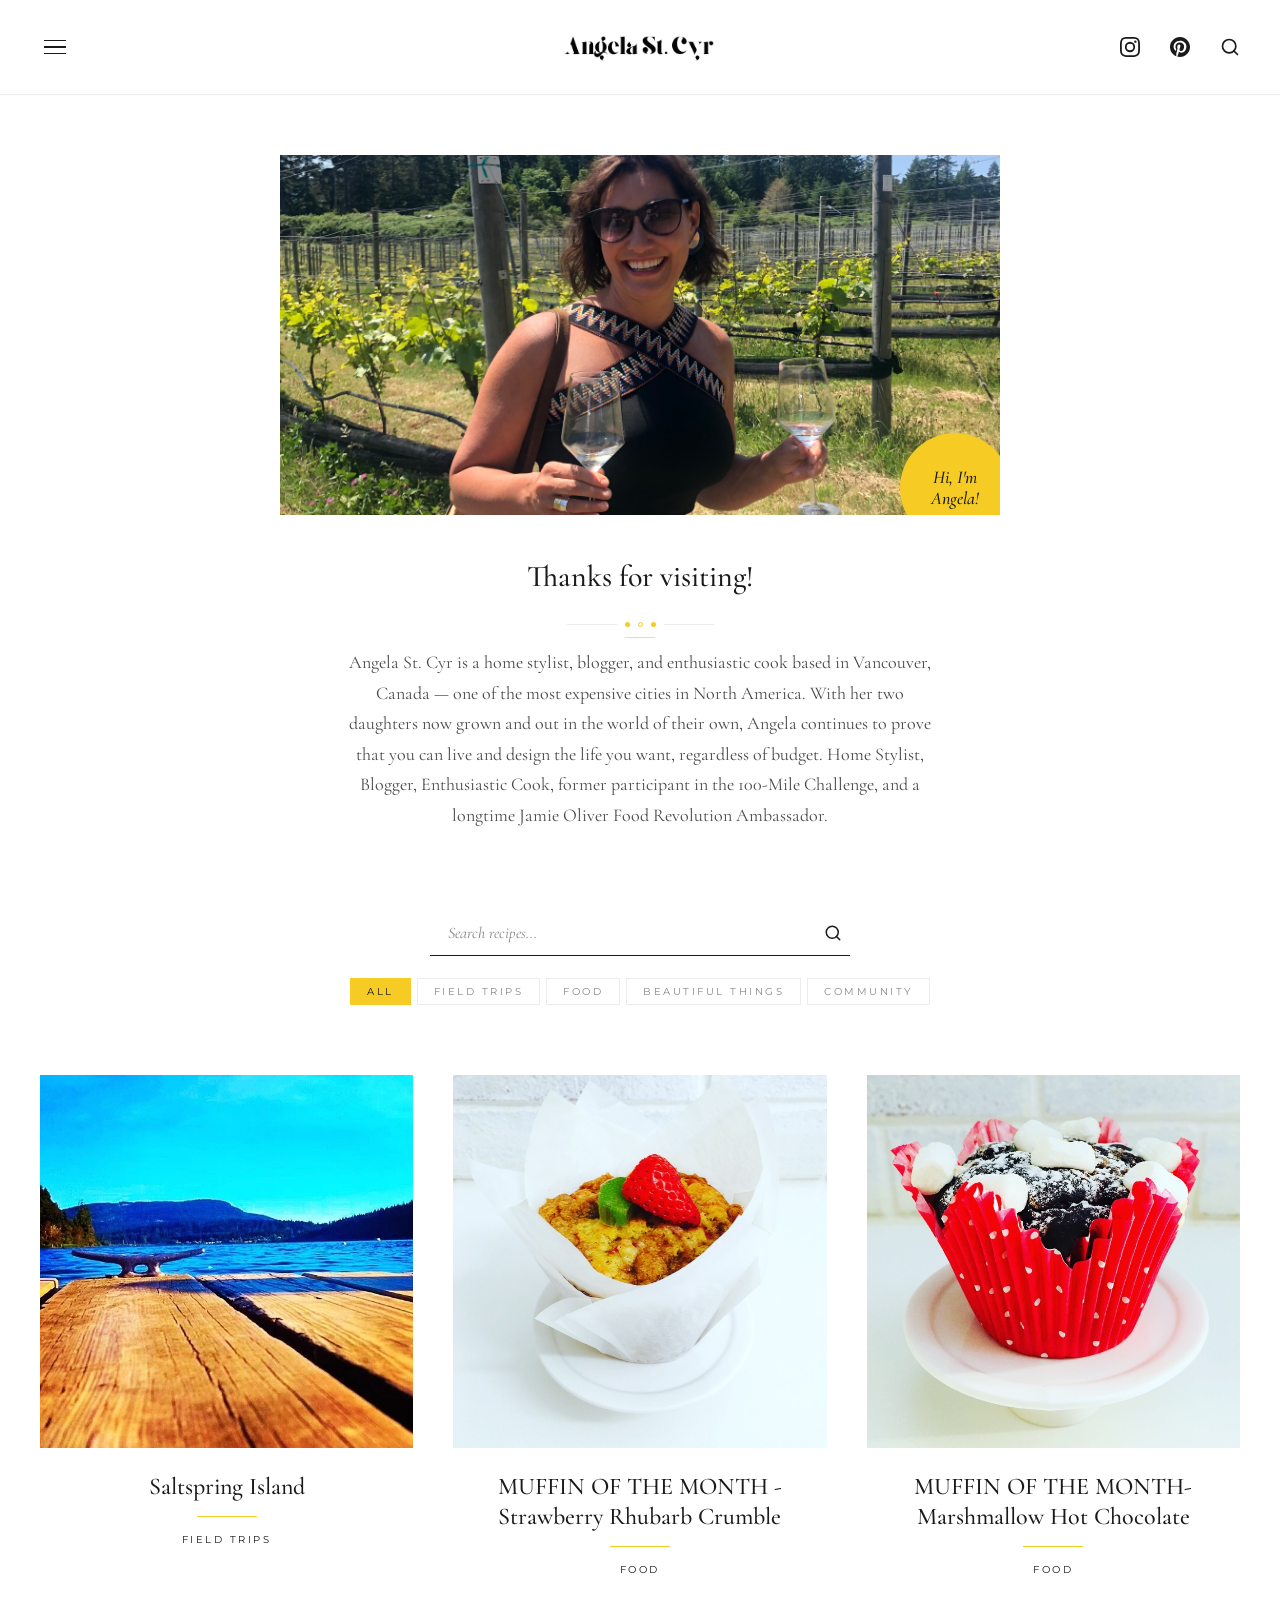
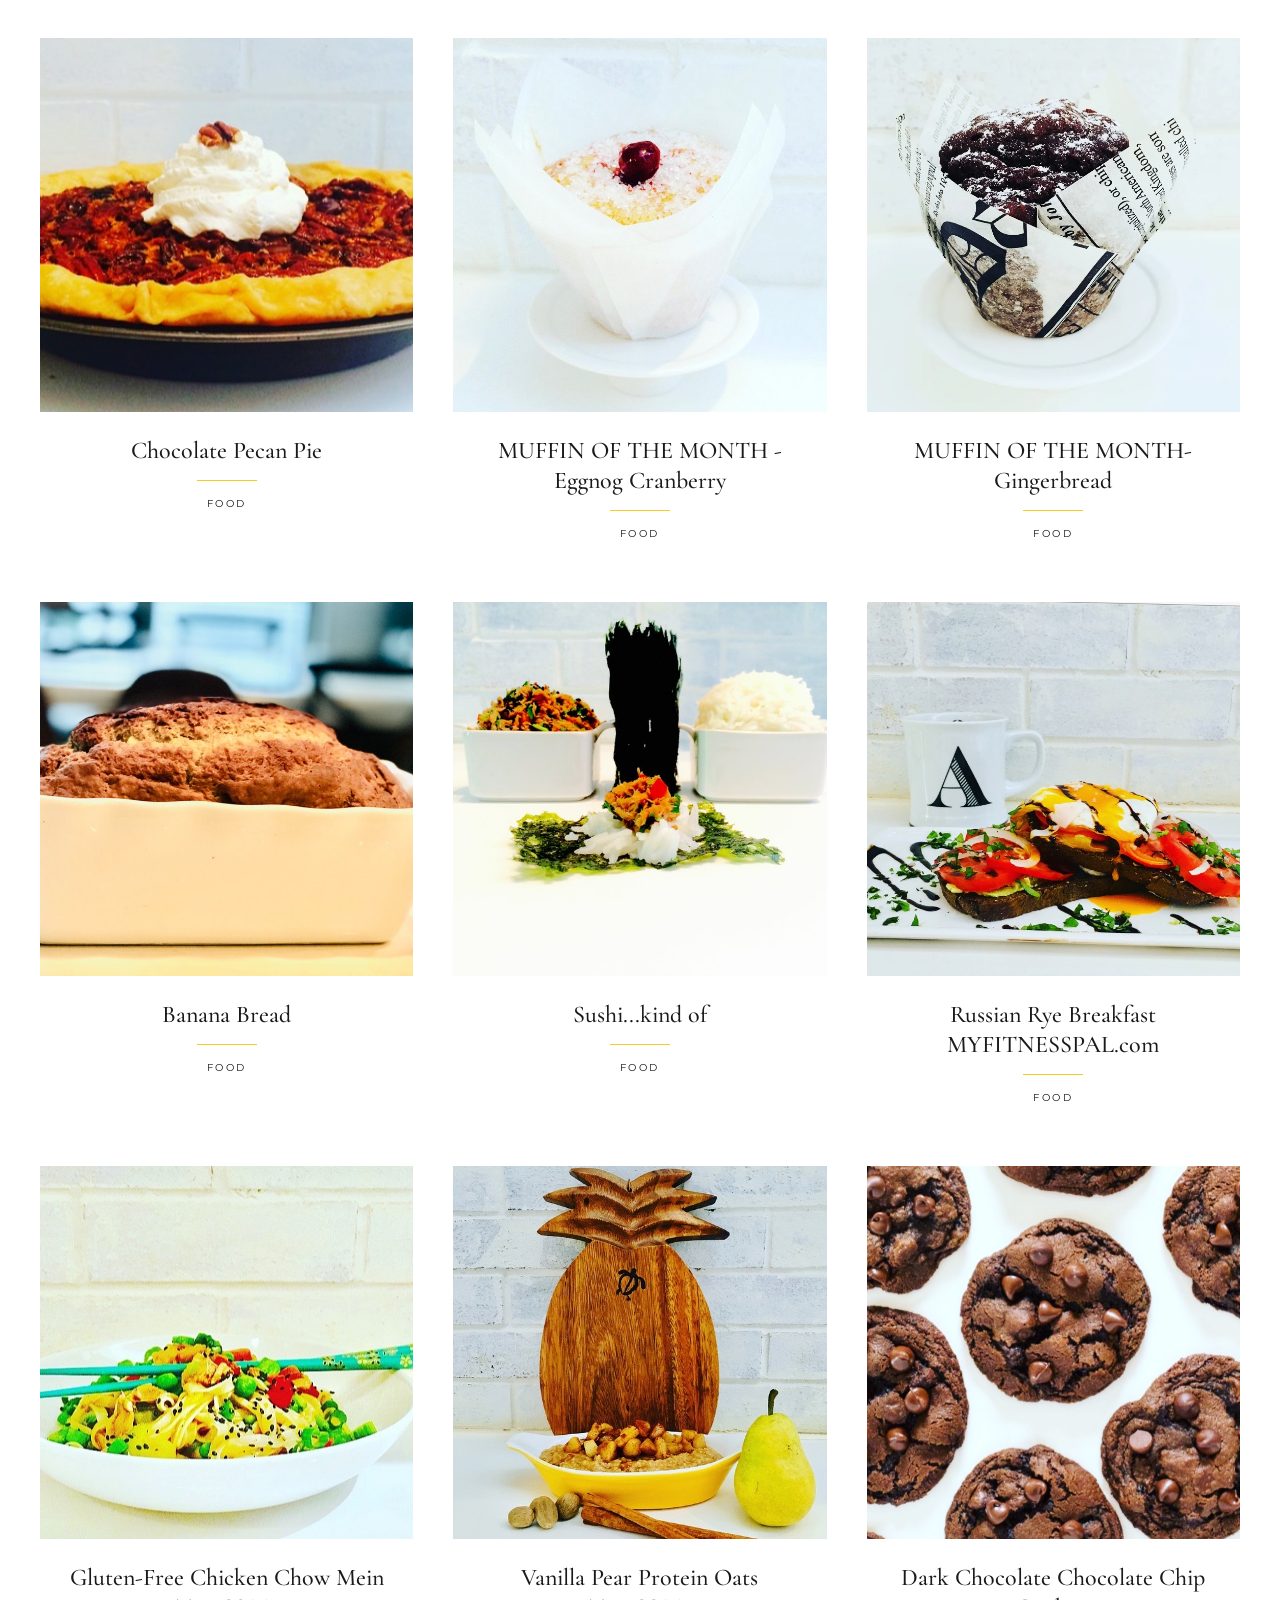
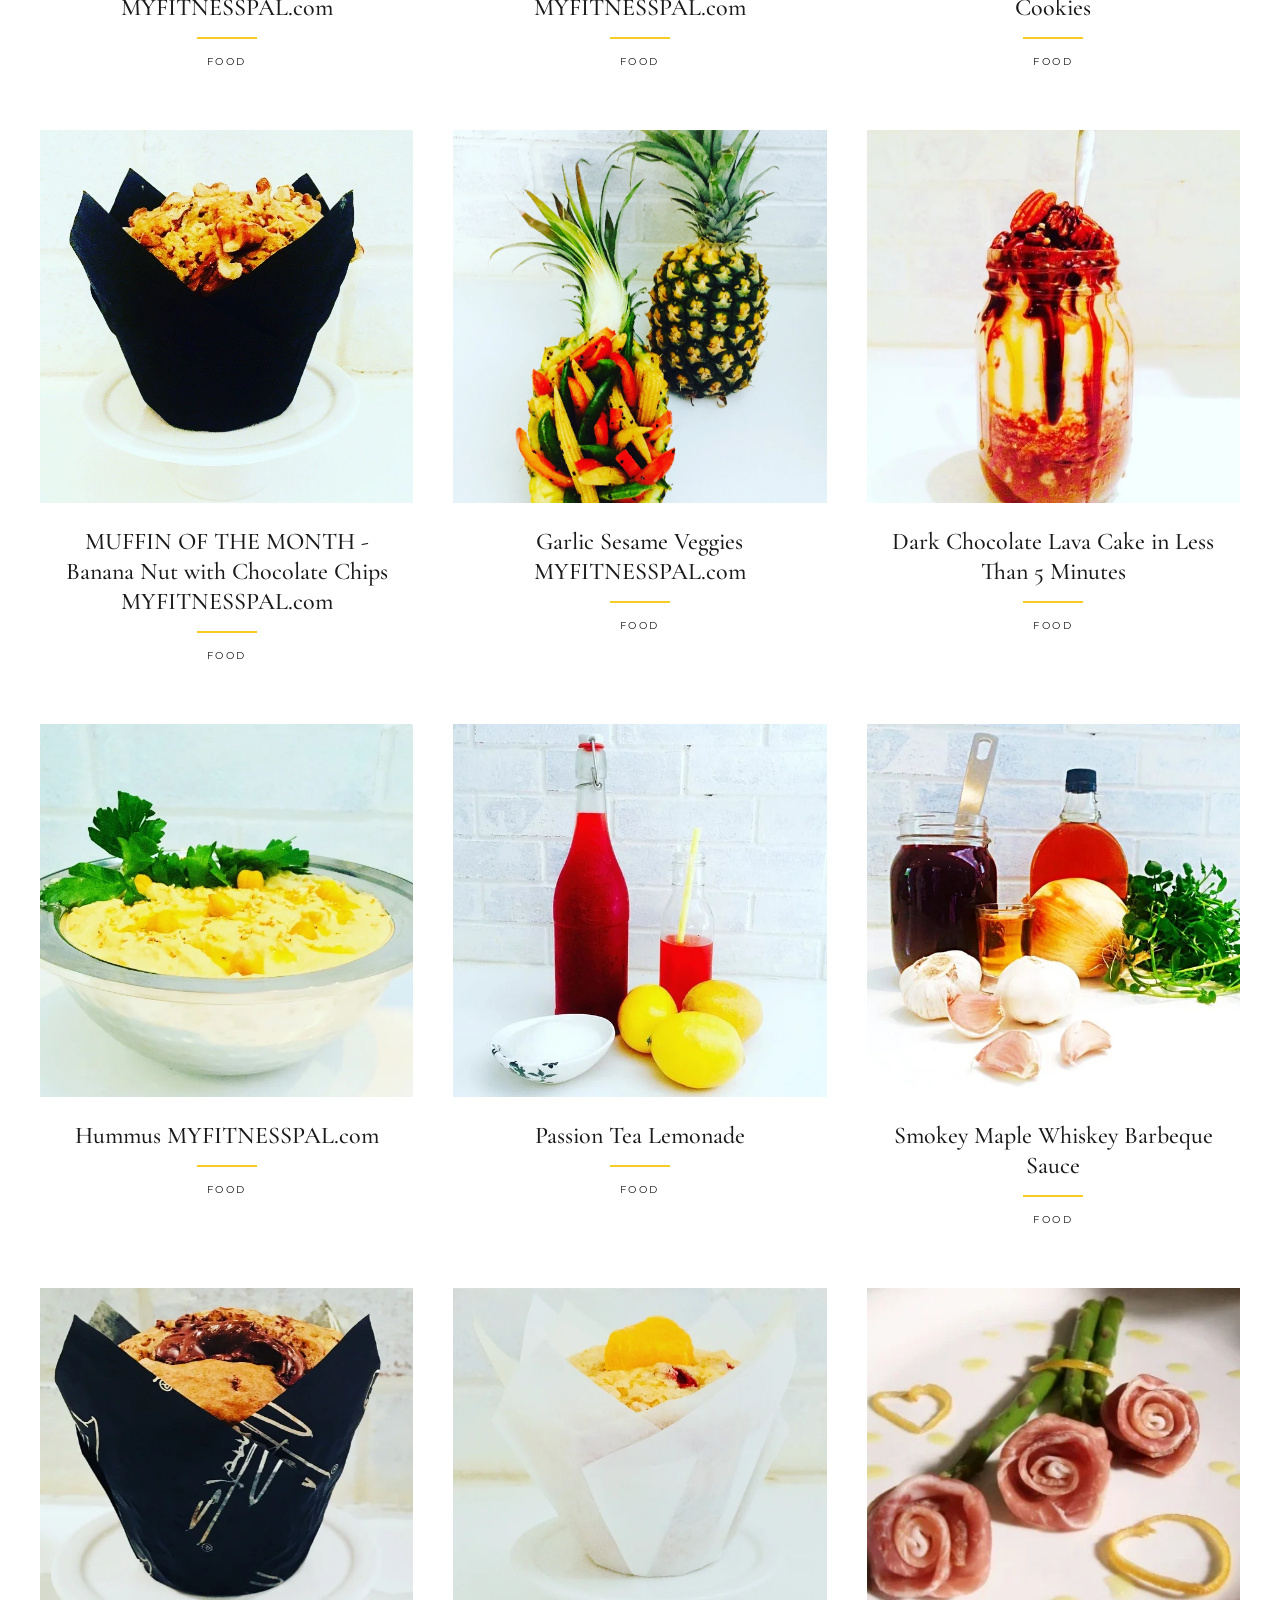
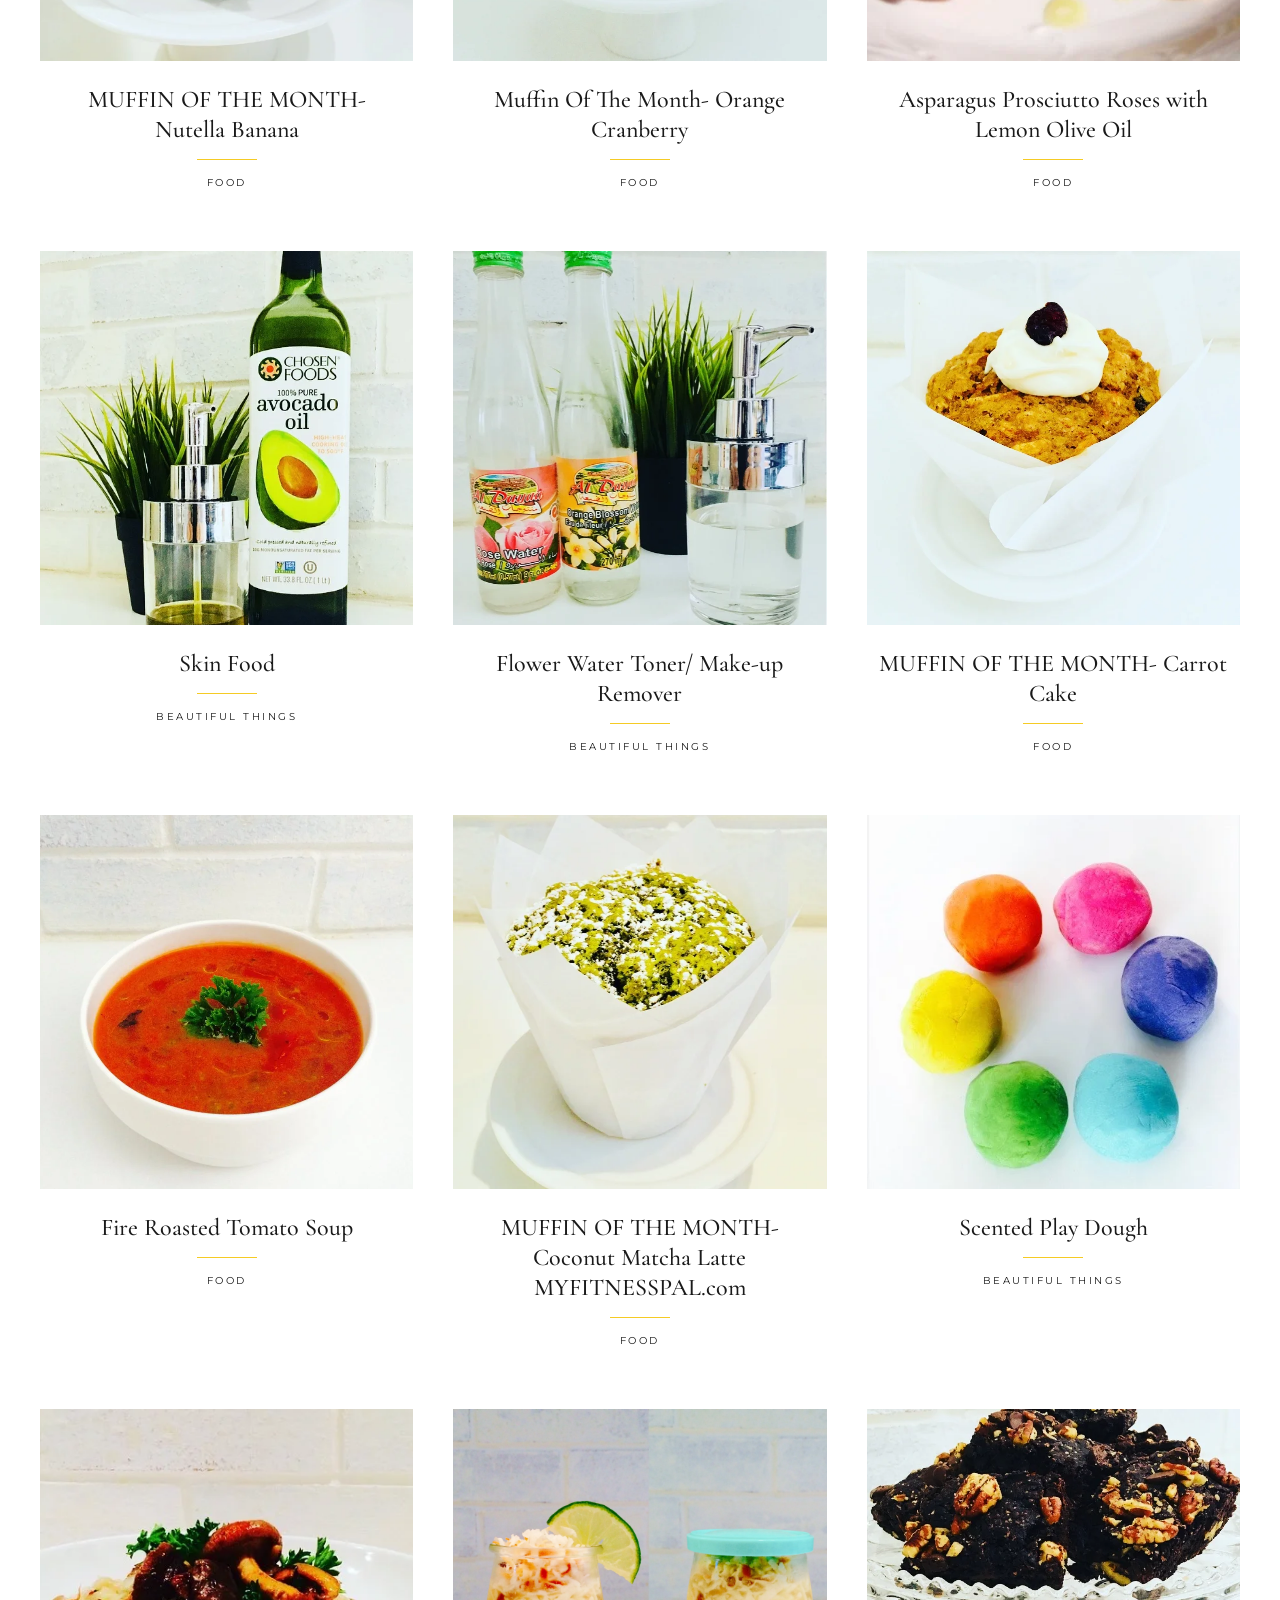
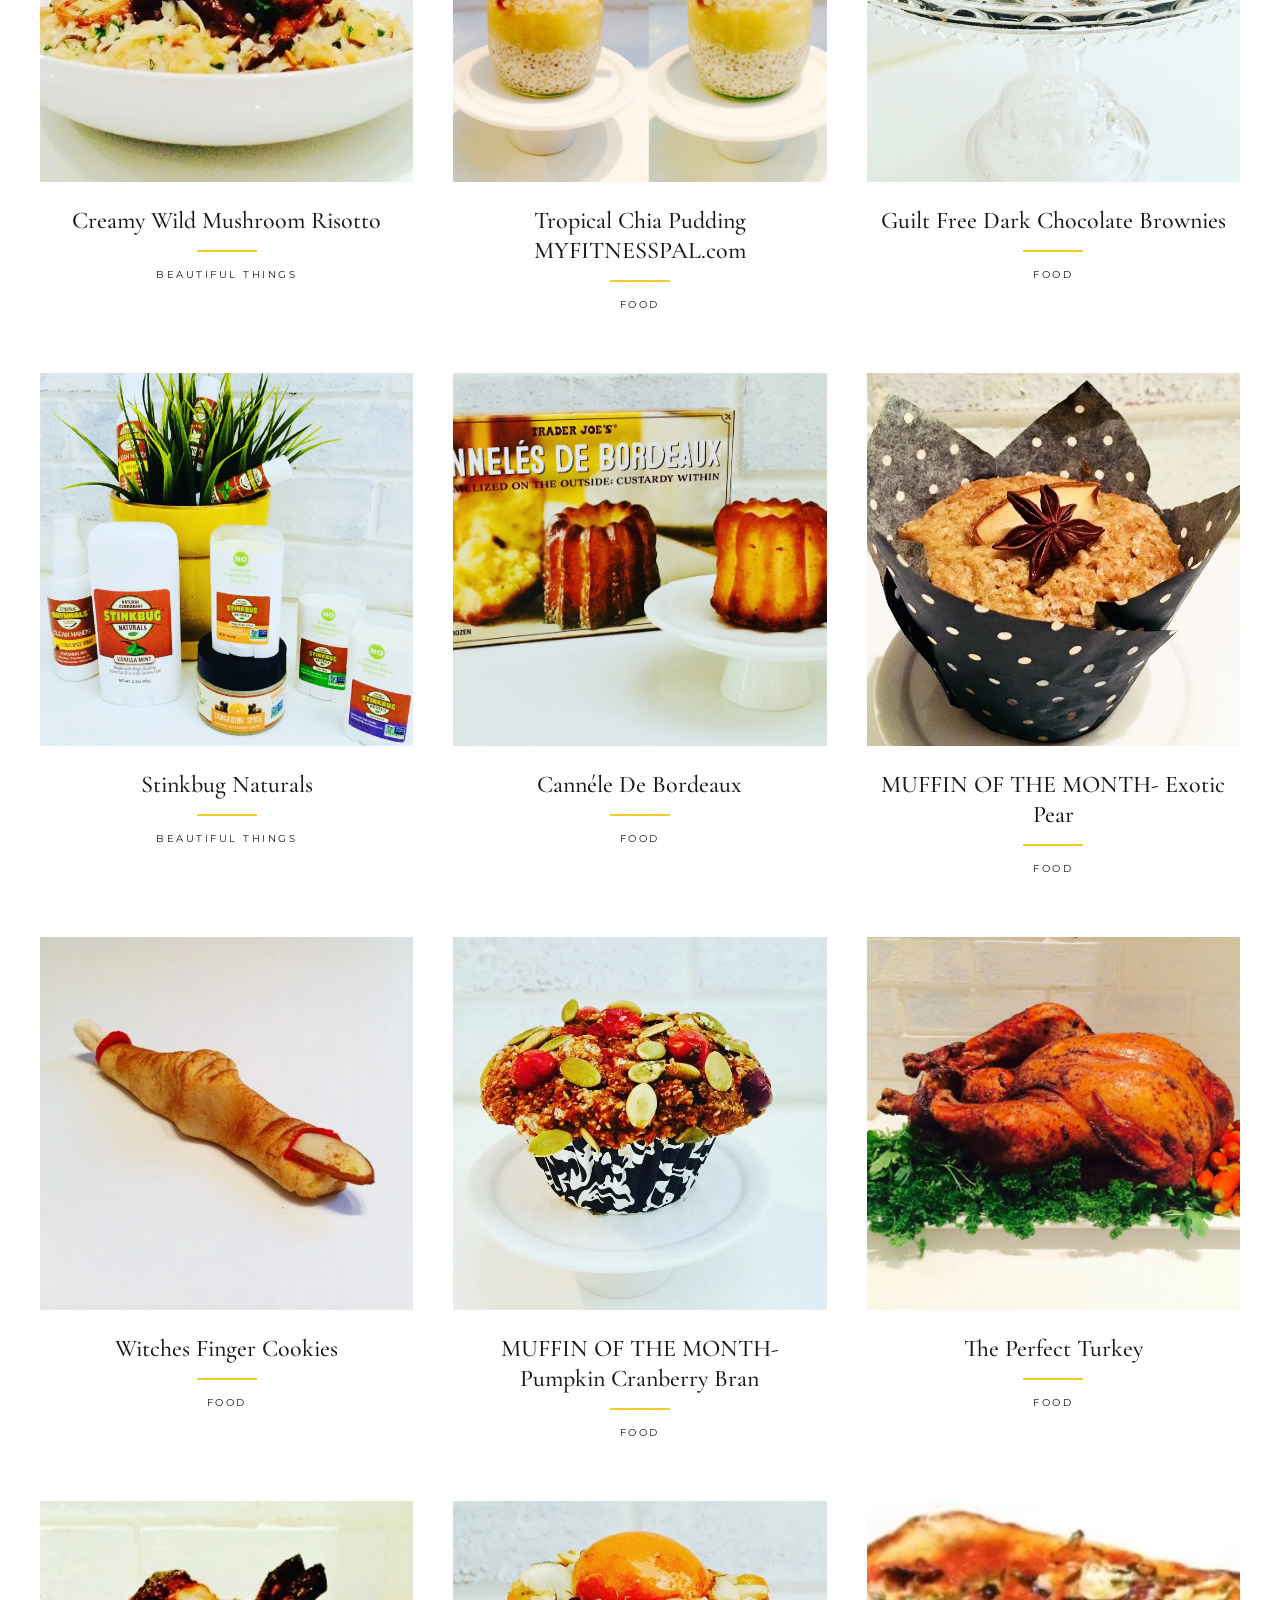
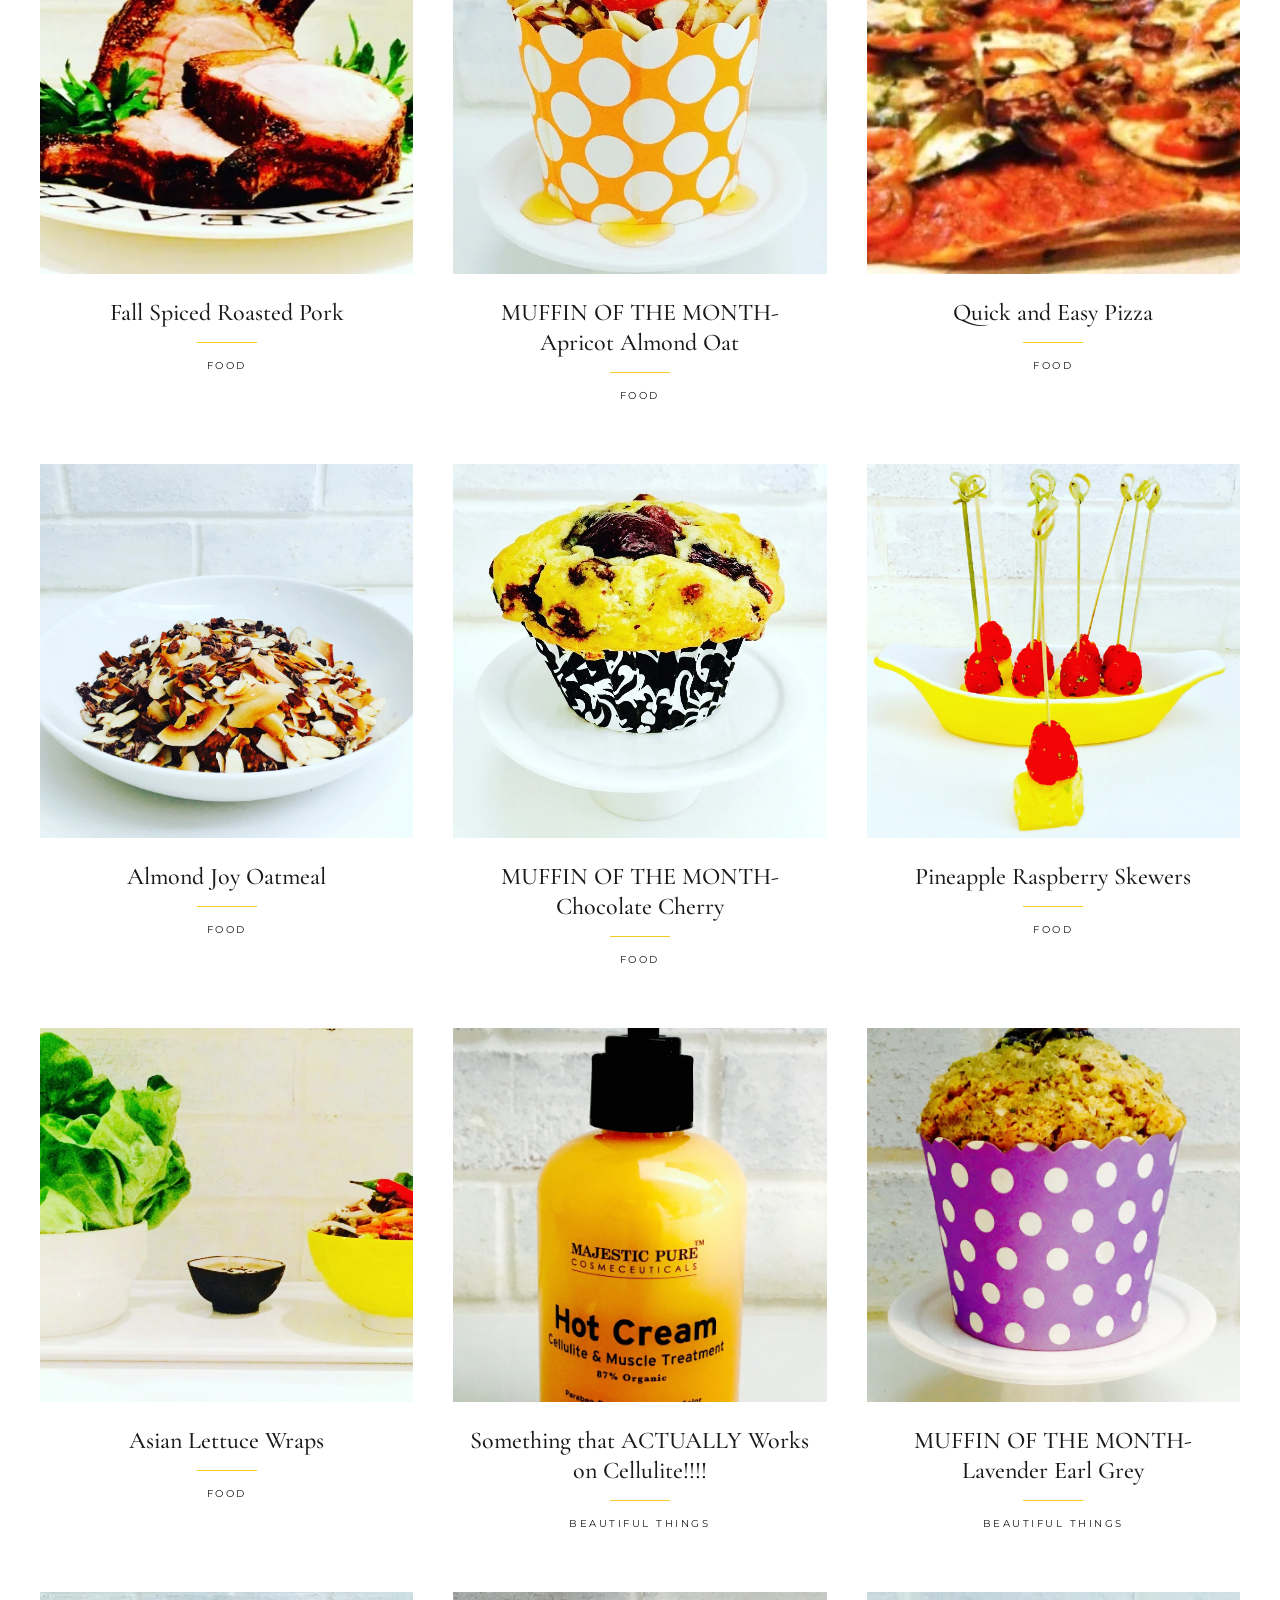
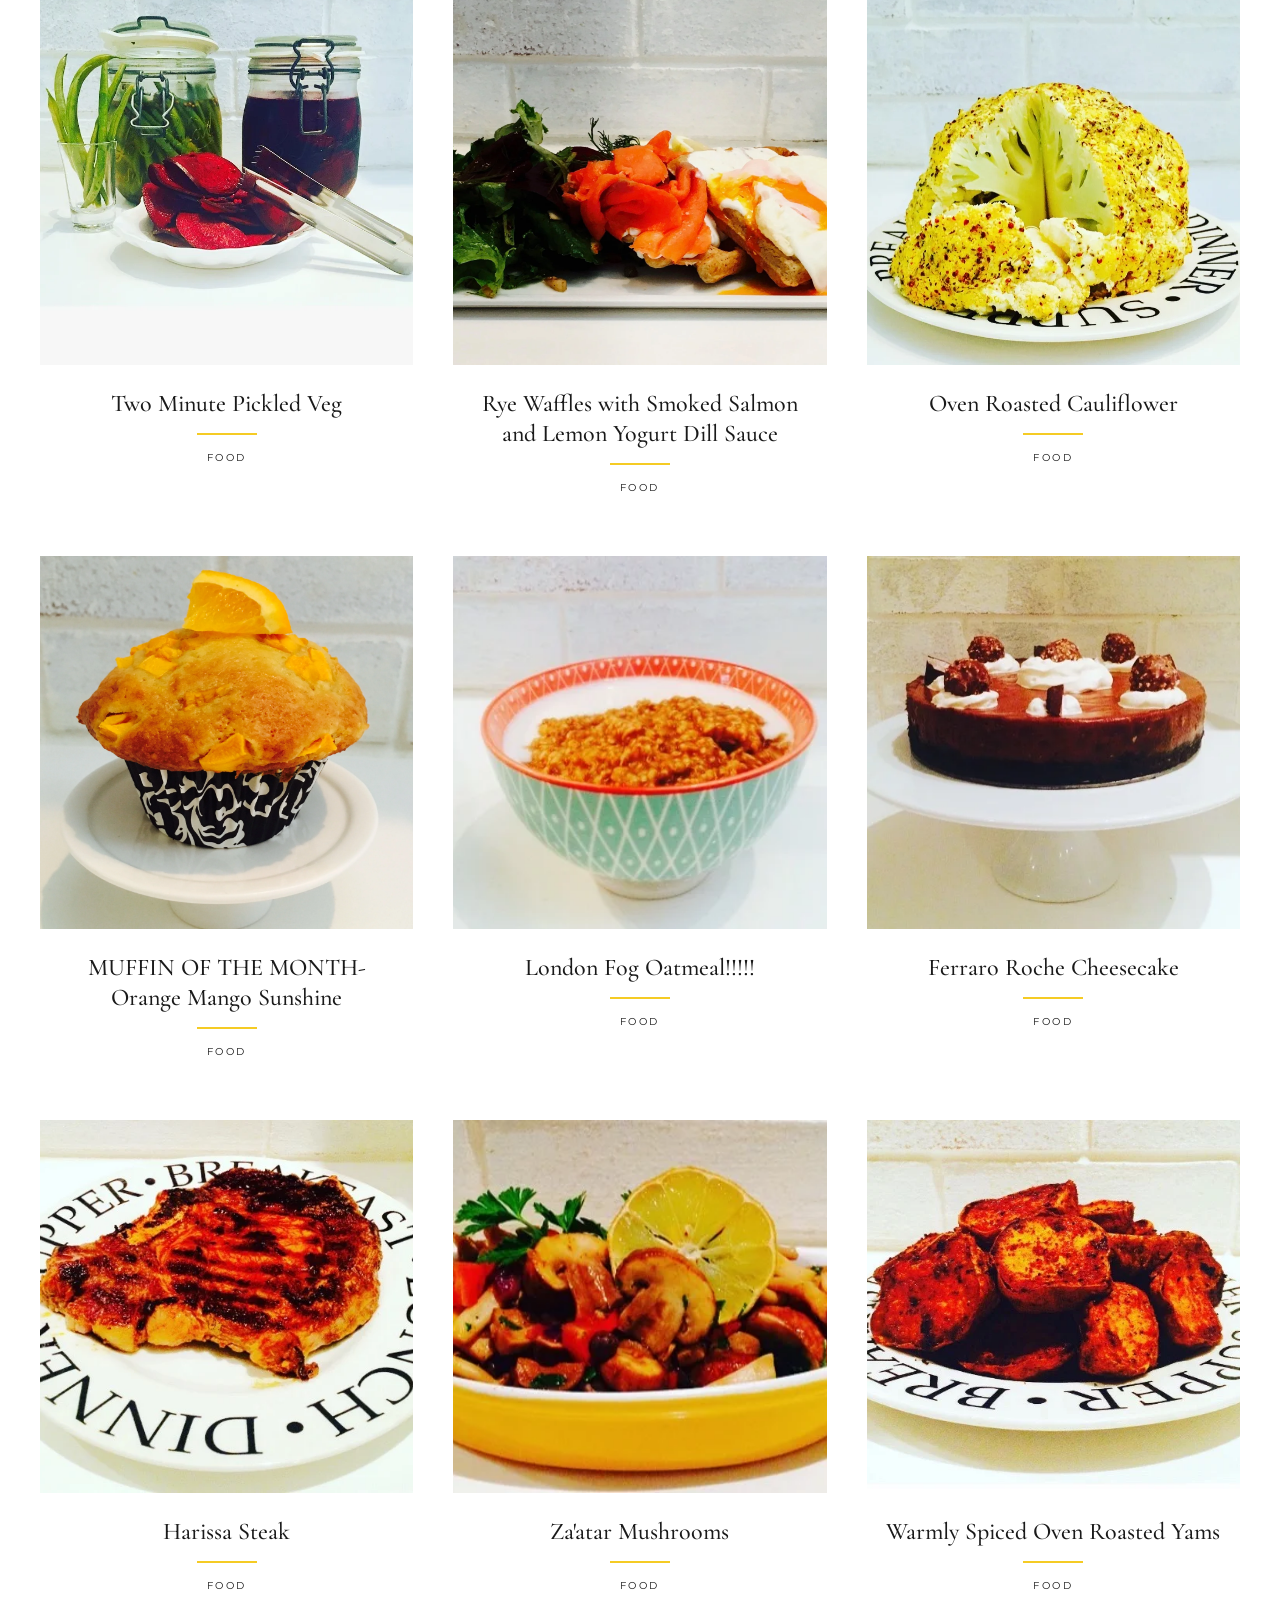
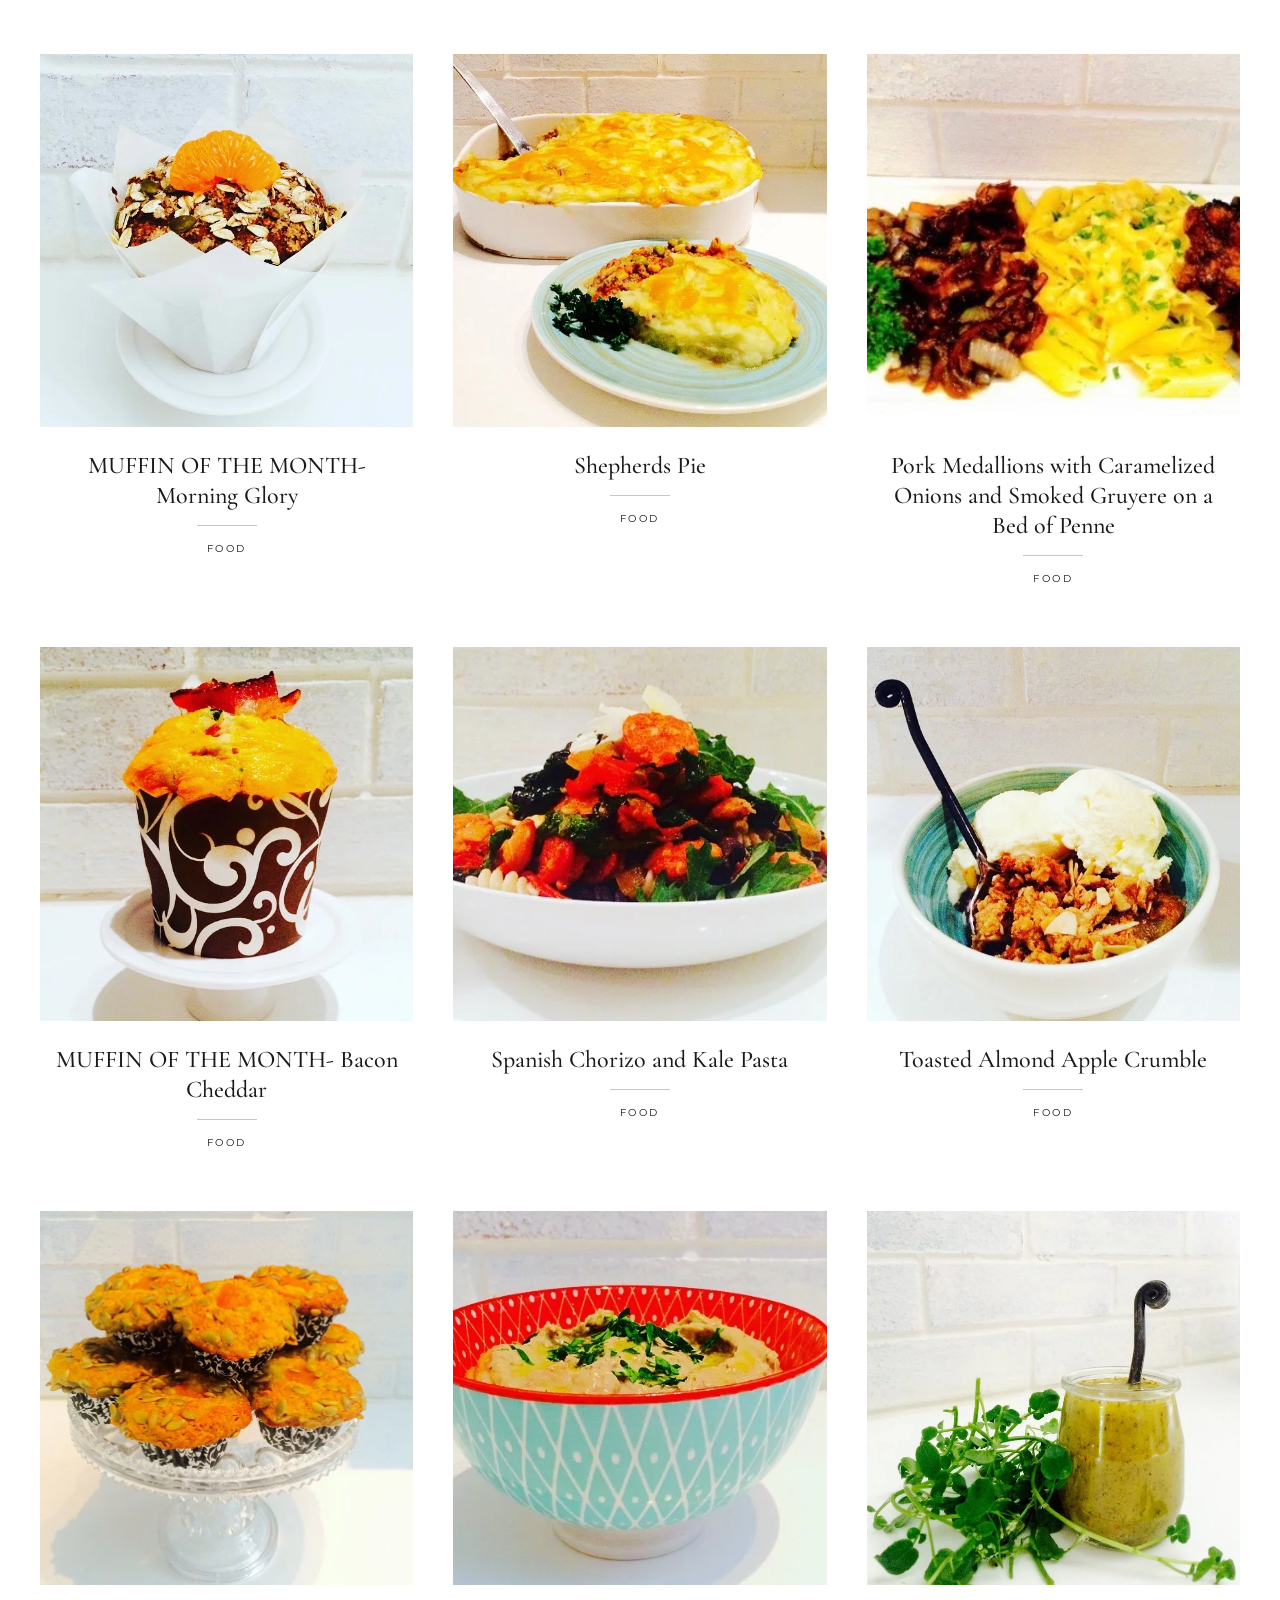
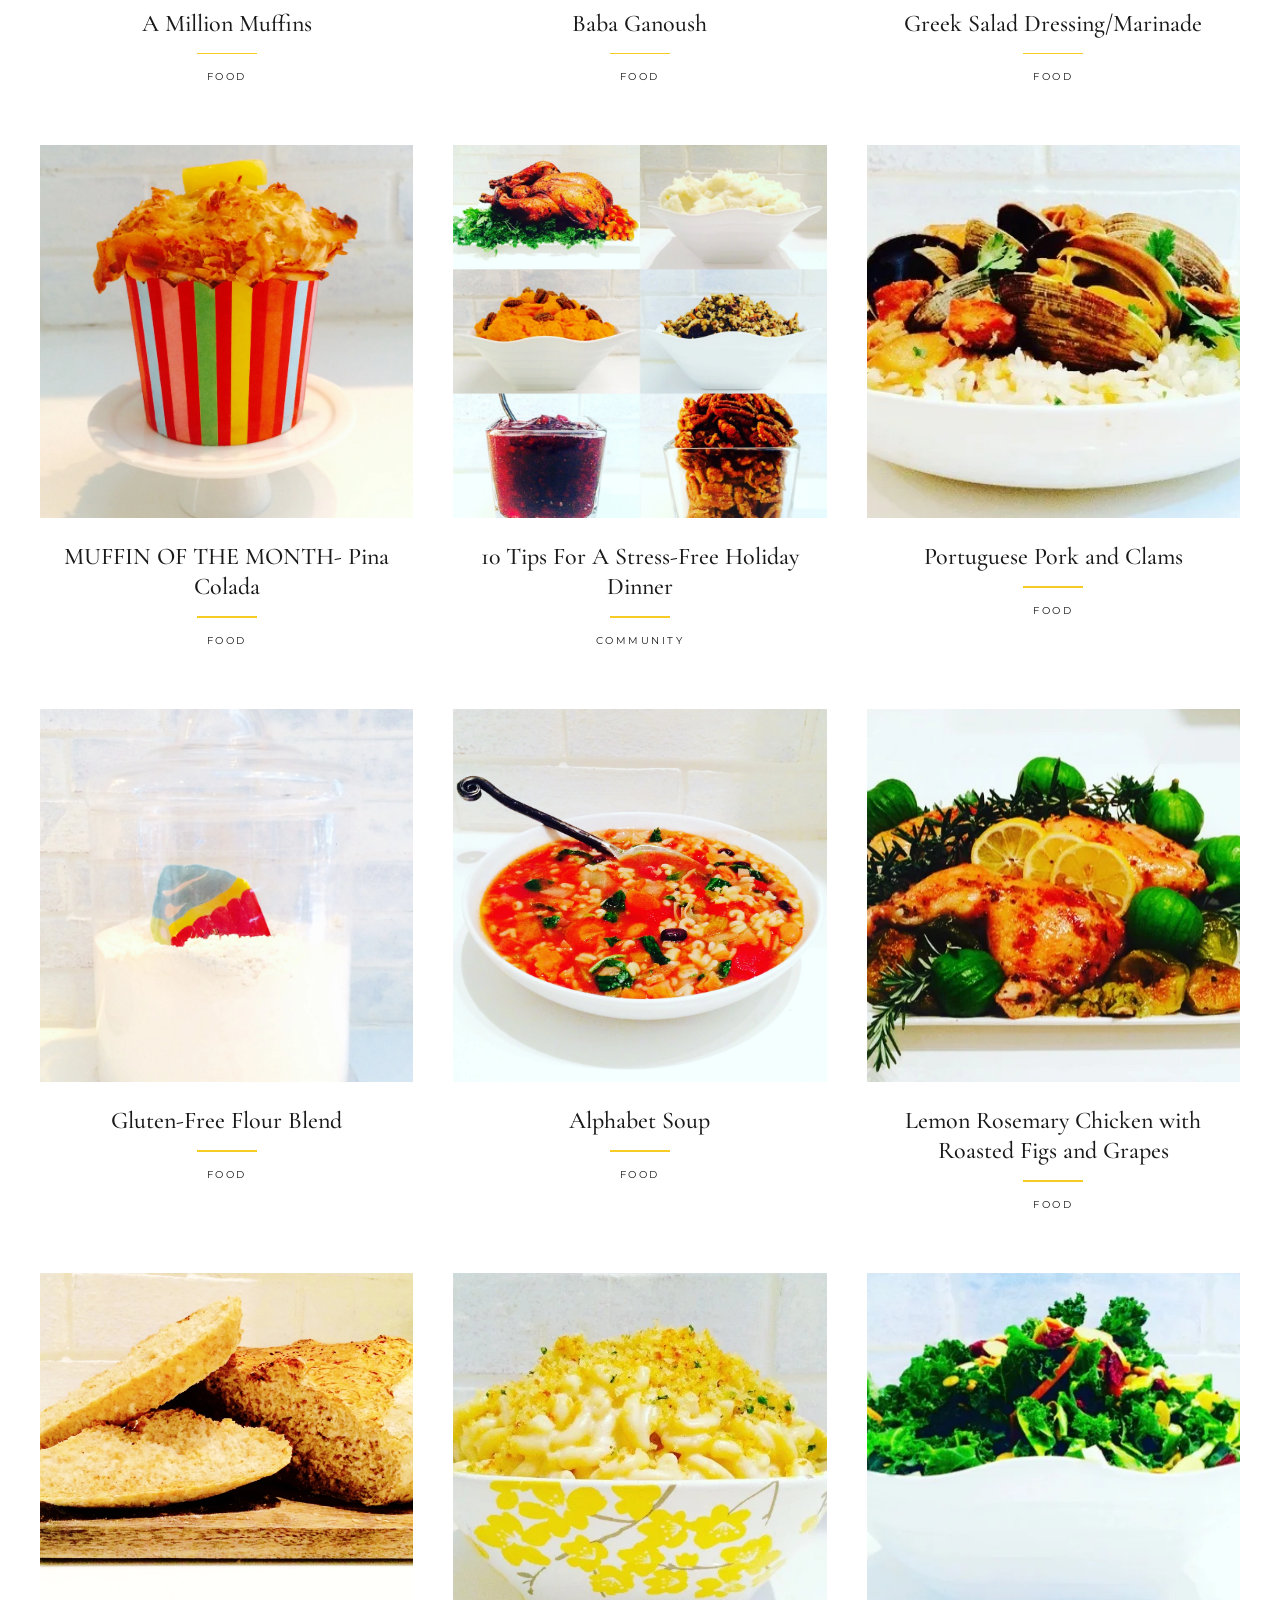
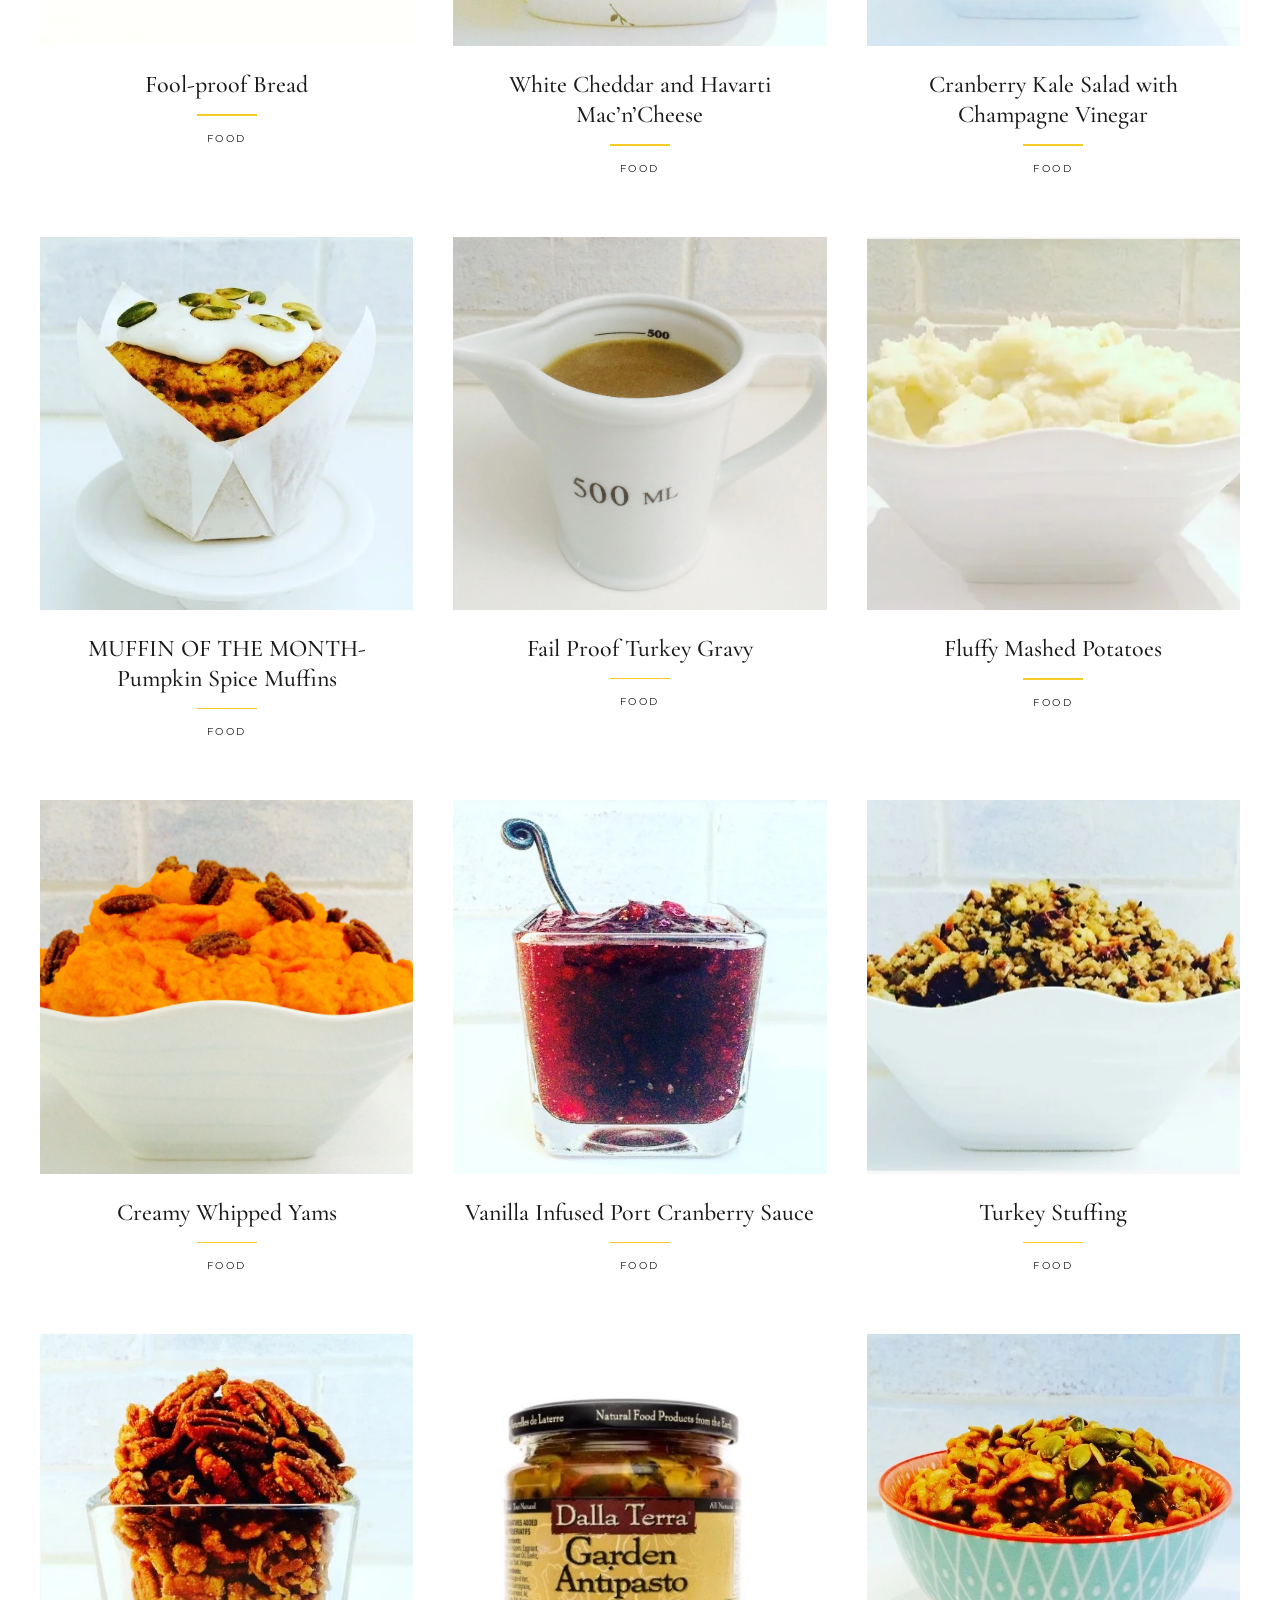
<file: recipes.html>
<!DOCTYPE html>
<html lang="en">
<head>
<meta charset="UTF-8">
<meta name="viewport" content="width=device-width, initial-scale=1.0">
<title>Angela St. Cyr</title>
<link rel="preconnect" href="https://fonts.googleapis.com">
<link rel="preconnect" href="https://fonts.gstatic.com" crossorigin>
<link href="https://fonts.googleapis.com/css2?family=Cormorant+Garamond:ital,wght@0,400;0,500;0,600;0,700;1,400;1,500&family=Montserrat:wght@300;400;500&display=swap" rel="stylesheet">
<link rel="stylesheet" href="css/style.css">
<link rel="icon" href="images/favicon.webp">
</head>
<body>

<div class="scroll-progress" id="scrollProgress"></div>

<header class="site-header">
  <button class="menu-toggle" onclick="openSideMenu()" aria-label="Open menu">
    <span></span><span></span><span></span>
  </button>
  <a href="index.html" data-site-logo class="site-logo">Beautiful Things</a>
  <div class="header-icons">
    <a data-social="instagram" href="#" target="_blank" rel="noopener" aria-label="Instagram">
      <svg width="20" height="20" viewBox="0 0 24 24" fill="currentColor">
        <path d="M12 2.163c3.204 0 3.584.012 4.85.07 3.252.148 4.771 1.691 4.919 4.919.058 1.265.069 1.645.069 4.849 0 3.205-.012 3.584-.069 4.849-.149 3.225-1.664 4.771-4.919 4.919-1.266.058-1.644.07-4.85.07-3.204 0-3.584-.012-4.849-.07-3.26-.149-4.771-1.699-4.919-4.92-.058-1.265-.07-1.644-.07-4.849 0-3.204.013-3.583.07-4.849.149-3.227 1.664-4.771 4.919-4.919 1.266-.057 1.645-.069 4.849-.069zM12 0C8.741 0 8.333.014 7.053.072 2.695.272.273 2.69.073 7.052.014 8.333 0 8.741 0 12c0 3.259.014 3.668.072 4.948.2 4.358 2.618 6.78 6.98 6.98C8.333 23.986 8.741 24 12 24c3.259 0 3.668-.014 4.948-.072 4.354-.2 6.782-2.618 6.979-6.98.059-1.28.073-1.689.073-4.948 0-3.259-.014-3.667-.072-4.947-.196-4.354-2.617-6.78-6.979-6.98C15.668.014 15.259 0 12 0zm0 5.838a6.162 6.162 0 100 12.324 6.162 6.162 0 000-12.324zM12 16a4 4 0 110-8 4 4 0 010 8zm6.406-11.845a1.44 1.44 0 100 2.881 1.44 1.44 0 000-2.881z"/>
      </svg>
    </a>
    <a data-social="pinterest" href="#" target="_blank" rel="noopener" aria-label="Pinterest">
      <svg width="20" height="20" viewBox="0 0 24 24" fill="currentColor">
        <path d="M12 0C5.373 0 0 5.372 0 12c0 5.084 3.163 9.426 7.627 11.174-.105-.949-.2-2.405.042-3.441.218-.937 1.407-5.965 1.407-5.965s-.359-.719-.359-1.782c0-1.668.967-2.914 2.171-2.914 1.023 0 1.518.769 1.518 1.69 0 1.029-.655 2.568-.994 3.995-.283 1.194.599 2.169 1.777 2.169 2.133 0 3.772-2.249 3.772-5.495 0-2.873-2.064-4.882-5.012-4.882-3.414 0-5.418 2.561-5.418 5.207 0 1.031.397 2.138.893 2.738.098.119.112.224.083.345l-.333 1.36c-.053.22-.174.267-.402.161-1.499-.698-2.436-2.889-2.436-4.649 0-3.785 2.75-7.262 7.929-7.262 4.163 0 7.398 2.967 7.398 6.931 0 4.136-2.607 7.464-6.227 7.464-1.216 0-2.359-.631-2.75-1.378l-.748 2.853c-.271 1.043-1.002 2.35-1.492 3.146C9.57 23.812 10.763 24 12 24c6.627 0 12-5.373 12-12S18.627 0 12 0z"/>
      </svg>
    </a>
    <button onclick="document.getElementById('searchInput').focus(); document.getElementById('searchInput').scrollIntoView({block:'center', behavior:'smooth'});" aria-label="Search">
      <svg width="20" height="20" viewBox="0 0 24 24" fill="none" stroke="currentColor" stroke-width="2" stroke-linecap="round" stroke-linejoin="round">
        <circle cx="11" cy="11" r="8"></circle>
        <line x1="21" y1="21" x2="16.65" y2="16.65"></line>
      </svg>
    </button>
  </div>
</header>

<section class="welcome-banner">
  <div class="welcome-banner-image">
    <img id="bannerImage" src="" alt="Welcome">
    <div class="banner-badge">Hi, I'm <br>Angela!</div>
  </div>
  <h1 class="welcome-greeting">Thanks for visiting!</h1>
  <div class="dot-divider">
    <span class="line"></span>
    <span class="dot"></span>
    <span class="dot outer"></span>
    <span class="dot"></span>
    <span class="line"></span>
  </div>
  <p class="welcome-blurb" id="bannerBlurb"></p>
</section>

<section class="filter-bar">
  <div class="container">
    <form class="search-bar" onsubmit="event.preventDefault(); filterRecipes();">
      <input type="text" id="searchInput" placeholder="Search recipes..." oninput="filterRecipes()">
      <svg class="search-icon" width="18" height="18" viewBox="0 0 24 24" fill="none" stroke="currentColor" stroke-width="2" stroke-linecap="round" stroke-linejoin="round">
        <circle cx="11" cy="11" r="8"></circle>
        <line x1="21" y1="21" x2="16.65" y2="16.65"></line>
      </svg>
    </form>
    <div id="categoryFilters" class="category-filters"></div>
  </div>
</section>

<main class="feed-main">
  <div id="recipeGrid" class="recipe-grid"></div>
</main>

<footer class="site-footer">
  <div class="container">
    <div class="footer-ornament">
      <span class="line"></span>
      <span class="mark">✦</span>
      <span class="line"></span>
    </div>
    <p data-footer-logo class="footer-logo">Angela St. Cyr</p>
    <div class="footer-social">
      <a data-social="instagram" href="#" target="_blank" rel="noopener" aria-label="Instagram">
        <svg width="18" height="18" viewBox="0 0 24 24" fill="currentColor">
          <path d="M12 2.163c3.204 0 3.584.012 4.85.07 3.252.148 4.771 1.691 4.919 4.919.058 1.265.069 1.645.069 4.849 0 3.205-.012 3.584-.069 4.849-.149 3.225-1.664 4.771-4.919 4.919-1.266.058-1.644.07-4.85.07-3.204 0-3.584-.012-4.849-.07-3.26-.149-4.771-1.699-4.919-4.92-.058-1.265-.07-1.644-.07-4.849 0-3.204.013-3.583.07-4.849.149-3.227 1.664-4.771 4.919-4.919 1.266-.057 1.645-.069 4.849-.069zM12 0C8.741 0 8.333.014 7.053.072 2.695.272.273 2.69.073 7.052.014 8.333 0 8.741 0 12c0 3.259.014 3.668.072 4.948.2 4.358 2.618 6.78 6.98 6.98C8.333 23.986 8.741 24 12 24c3.259 0 3.668-.014 4.948-.072 4.354-.2 6.782-2.618 6.979-6.98.059-1.28.073-1.689.073-4.948 0-3.259-.014-3.667-.072-4.947-.196-4.354-2.617-6.78-6.979-6.98C15.668.014 15.259 0 12 0zm0 5.838a6.162 6.162 0 100 12.324 6.162 6.162 0 000-12.324zM12 16a4 4 0 110-8 4 4 0 010 8zm6.406-11.845a1.44 1.44 0 100 2.881 1.44 1.44 0 000-2.881z"/>
        </svg>
      </a>
      <a data-social="pinterest" href="#" target="_blank" rel="noopener" aria-label="Pinterest">
        <svg width="18" height="18" viewBox="0 0 24 24" fill="currentColor">
          <path d="M12 0C5.373 0 0 5.372 0 12c0 5.084 3.163 9.426 7.627 11.174-.105-.949-.2-2.405.042-3.441.218-.937 1.407-5.965 1.407-5.965s-.359-.719-.359-1.782c0-1.668.967-2.914 2.171-2.914 1.023 0 1.518.769 1.518 1.69 0 1.029-.655 2.568-.994 3.995-.283 1.194.599 2.169 1.777 2.169 2.133 0 3.772-2.249 3.772-5.495 0-2.873-2.064-4.882-5.012-4.882-3.414 0-5.418 2.561-5.418 5.207 0 1.031.397 2.138.893 2.738.098.119.112.224.083.345l-.333 1.36c-.053.22-.174.267-.402.161-1.499-.698-2.436-2.889-2.436-4.649 0-3.785 2.75-7.262 7.929-7.262 4.163 0 7.398 2.967 7.398 6.931 0 4.136-2.607 7.464-6.227 7.464-1.216 0-2.359-.631-2.75-1.378l-.748 2.853c-.271 1.043-1.002 2.35-1.492 3.146C9.57 23.812 10.763 24 12 24c6.627 0 12-5.373 12-12S18.627 0 12 0z"/>
        </svg>
      </a>
    </div>
    <div class="footer-links">
      <a href="about.html">About</a>
      <span class="footer-sep">·</span>
      <a href="contact.html">Contact</a>
    </div>
    <p class="footer-text">© 2026 Angela St. Cyr. All rights reserved.</p>
  </div>
</footer>

<script src="js/site.js"></script>
<script>injectSideMenu('home');</script>
<script src="js/recipes.js"></script>
</body>
</html>
</file>
<file: css/style.css>
/* ===== Base ===== */
:root {
  --bg: #ffffff;
  --bg-soft: #f6f6f6;
  --text: #1a1a1a;
  --text-soft: #4a4a4a;
  --muted: #888;
  --soft: #bbb;
  --border: #ececec;
  --yellow: #f5cb24;
  --yellow-dark: #c9a206;
  --link: #4a9b9b;
  --serif: 'Cormorant Garamond', Georgia, 'Times New Roman', serif;
  --display: 'Cormorant Garamond', Georgia, serif;
  --sans: 'Montserrat', -apple-system, BlinkMacSystemFont, sans-serif;
}

/* ===== Page fade-in animation ===== */
@keyframes fadeInUp {
  from { opacity: 0; transform: translateY(8px); }
  to { opacity: 1; transform: translateY(0); }
}

@keyframes fadeIn {
  from { opacity: 0; }
  to { opacity: 1; }
}

@keyframes growUnderline {
  from { width: 0; }
  to { width: 60px; }
}

@keyframes floatBadge {
  0%, 100% { transform: translateY(0); }
  50% { transform: translateY(-6px); }
}

body {
  animation: fadeIn 0.6s ease-out;
}

/* ===== Scroll to top button ===== */
.scroll-top-btn {
  position: fixed;
  bottom: 30px;
  right: 30px;
  width: 44px;
  height: 44px;
  border-radius: 50%;
  background: var(--yellow);
  color: var(--text);
  border: none;
  cursor: pointer;
  display: flex;
  align-items: center;
  justify-content: center;
  box-shadow: 0 6px 20px rgba(245, 203, 36, 0.35);
  opacity: 0;
  pointer-events: none;
  transition: all 0.3s ease;
  z-index: 90;
}

.scroll-top-btn.visible {
  opacity: 1;
  pointer-events: auto;
}

.scroll-top-btn:hover {
  background: var(--yellow-dark);
  transform: translateY(-3px);
  box-shadow: 0 8px 22px rgba(201, 162, 6, 0.45);
}

/* ===== Scroll progress bar ===== */
.scroll-progress {
  position: fixed;
  top: 0;
  left: 0;
  height: 2px;
  background: var(--yellow);
  width: 0;
  z-index: 200;
  transition: width 0.1s ease-out;
}

/* ===== Decorative dotted divider ===== */
.dot-divider {
  display: flex;
  align-items: center;
  justify-content: center;
  gap: 8px;
  margin: 20px auto;
}

.dot-divider .dot {
  width: 5px;
  height: 5px;
  border-radius: 50%;
  background: var(--yellow);
}

.dot-divider .dot.outer {
  background: transparent;
  border: 1px solid var(--yellow);
}

.dot-divider .line {
  width: 50px;
  height: 1px;
  background: var(--border);
}

/* ===== Floating "Hi, I'm Angela" badge on home banner ===== */
.welcome-banner-image {
  position: relative;
}

.banner-badge {
  position: absolute;
  bottom: -28px;
  right: -10px;
  background: var(--yellow);
  color: var(--text);
  padding: 14px 22px;
  font-family: var(--display);
  font-size: 18px;
  font-weight: 500;
  font-style: italic;
  border-radius: 50%;
  width: 110px;
  height: 110px;
  display: flex;
  align-items: center;
  justify-content: center;
  text-align: center;
  line-height: 1.15;
  box-shadow: 0 8px 24px rgba(245, 203, 36, 0.35);
  animation: floatBadge 3.5s ease-in-out infinite;
  transform-origin: center;
  transition: transform 0.3s;
  z-index: 2;
}

.banner-badge:hover {
  animation-play-state: paused;
  transform: scale(1.05) rotate(-3deg);
}

/* ===== Decorative corner brackets on hero images ===== */
.intro-image-wrap {
  position: relative;
}

.intro-image-wrap::before,
.intro-image-wrap::after {
  content: "";
  position: absolute;
  width: 28px;
  height: 28px;
  border: 2px solid var(--yellow);
  z-index: 2;
  transition: all 0.4s ease;
}

.intro-image-wrap::before {
  top: -10px;
  left: -10px;
  border-right: none;
  border-bottom: none;
}

.intro-image-wrap::after {
  bottom: -10px;
  right: -10px;
  border-left: none;
  border-top: none;
}

.intro-image-wrap:hover::before {
  top: -14px;
  left: -14px;
  width: 36px;
  height: 36px;
}

.intro-image-wrap:hover::after {
  bottom: -14px;
  right: -14px;
  width: 36px;
  height: 36px;
}

/* ===== Quote mark behind blurbs ===== */
.intro-blurb,
.welcome-blurb,
.contact-lead {
  position: relative;
}

.intro-blurb::before,
.welcome-blurb::before {
  content: "";
  position: absolute;
  top: -10px;
  left: 50%;
  transform: translateX(-50%);
  width: 30px;
  height: 1px;
  background: var(--yellow);
  opacity: 0.6;
}

/* ===== Recipe card hover overlay with yellow accent ===== */
.recipe-card-image {
  position: relative;
}

.recipe-card-image::after {
  content: "";
  position: absolute;
  inset: 0;
  background: linear-gradient(180deg, transparent 60%, rgba(245, 203, 36, 0.15) 100%);
  opacity: 0;
  transition: opacity 0.4s;
  pointer-events: none;
}

.recipe-card:hover .recipe-card-image::after {
  opacity: 1;
}

.recipe-card-view-tag {
  position: absolute;
  bottom: 16px;
  left: 50%;
  transform: translate(-50%, 12px);
  background: var(--yellow);
  color: var(--text);
  padding: 7px 18px;
  font-family: var(--sans);
  font-size: 9px;
  letter-spacing: 2.5px;
  text-transform: uppercase;
  font-weight: 500;
  opacity: 0;
  transition: all 0.3s ease;
  white-space: nowrap;
  z-index: 1;
}

.recipe-card:hover .recipe-card-view-tag {
  opacity: 1;
  transform: translate(-50%, 0);
}

/* ===== Yellow side accent bar on tip box ===== */
.post-tip {
  position: relative;
  overflow: hidden;
}

.post-tip::before {
  content: "✦";
  position: absolute;
  top: 14px;
  right: 18px;
  color: var(--yellow);
  font-size: 18px;
  opacity: 0.7;
}

/* ===== Sidebar author name with yellow underline ===== */
.sidebar-author {
  position: relative;
  display: inline-block;
  padding-bottom: 8px;
}

.sidebar-author::after {
  content: "";
  position: absolute;
  bottom: 0;
  left: 0;
  width: 30px;
  height: 1.5px;
  background: var(--yellow);
}

/* ===== Decorative footer ornament ===== */
.footer-ornament {
  display: flex;
  justify-content: center;
  align-items: center;
  gap: 10px;
  margin-bottom: 24px;
}

.footer-ornament .line {
  width: 40px;
  height: 1px;
  background: var(--border);
}

.footer-ornament .mark {
  color: var(--yellow);
  font-size: 12px;
}

/* ===== Side menu yellow accent on hover ===== */
.side-menu-nav a {
  position: relative;
  padding: 4px 18px;
}

.side-menu-nav a::before {
  content: "";
  position: absolute;
  left: 0;
  top: 50%;
  transform: translateY(-50%);
  width: 0;
  height: 6px;
  background: var(--yellow);
  transition: width 0.3s ease;
  border-radius: 3px;
  opacity: 0;
}

.side-menu-nav a:hover::before,
.side-menu-nav a.active::before {
  width: 6px;
  opacity: 1;
}

/* ===== Flexible recipe sections ===== */
.post-description {
  font-family: var(--display);
  font-style: italic;
  font-size: 20px;
  color: var(--text-soft);
  margin-bottom: 30px;
  line-height: 1.5;
}

.post-paragraph {
  font-family: var(--display);
  font-size: 18px;
  line-height: 1.85;
  color: var(--text);
  margin-bottom: 22px;
}

.post-section-heading {
  font-family: var(--display);
  font-size: 24px;
  font-weight: 500;
  color: var(--text);
  margin: 32px 0 18px;
  padding-bottom: 8px;
  position: relative;
  display: inline-block;
}

.post-section-heading::after {
  content: "";
  position: absolute;
  bottom: 0;
  left: 0;
  width: 40px;
  height: 2px;
  background: var(--yellow);
}

.ingredients-list { list-style: none; margin: 0 0 26px; }

.instructions-list {
  list-style: none;
  counter-reset: none;
  margin: 0 0 26px;
}

/* Manual numbering since steps now span multiple lists */
.instructions-list li {
  padding: 14px 0 14px 44px;
  position: relative;
  font-size: 17px;
  line-height: 1.7;
  border-bottom: 1px solid var(--border);
  font-family: var(--display);
}

.instructions-list li::before {
  content: attr(data-step);
  position: absolute;
  left: 0;
  top: 16px;
  width: 28px;
  height: 28px;
  background: var(--yellow);
  color: var(--text);
  border-radius: 50%;
  display: flex;
  align-items: center;
  justify-content: center;
  font-family: var(--display);
  font-size: 14px;
  font-weight: 600;
}

/* ===== Tag chips at the bottom of recipes ===== */
.post-tags {
  margin-top: 36px;
  padding-top: 24px;
  border-top: 1px solid var(--border);
  display: flex;
  flex-wrap: wrap;
  gap: 8px;
}

.post-tag {
  font-family: var(--sans);
  font-size: 10px;
  letter-spacing: 2px;
  text-transform: uppercase;
  color: var(--text-soft);
  background: var(--bg-soft);
  padding: 6px 14px;
  border-radius: 20px;
  transition: all 0.2s;
}

.post-tag:hover {
  background: var(--yellow);
  color: var(--text);
}

/* ===== Section page-title underline animation ===== */
.page-underline,
.post-underline,
.intro-yellow-bar,
.recipe-card-underline {
  position: relative;
  overflow: hidden;
}

/* Subtle yellow shimmer on intro yellow-bar */
.intro-yellow-bar {
  width: 60px;
  height: 2px;
  background: var(--yellow);
  margin: 0 auto 40px;
  position: relative;
}

.intro-yellow-bar::after {
  content: "";
  position: absolute;
  top: 0;
  left: -100%;
  width: 100%;
  height: 100%;
  background: linear-gradient(90deg, transparent, rgba(255, 255, 255, 0.6), transparent);
  animation: shimmer 3s ease-in-out infinite;
}

@keyframes shimmer {
  0% { left: -100%; }
  60%, 100% { left: 100%; }
}

.intro-main > *,
.welcome-banner > *,
.feed-main,
.page-hero > *,
.about-main,
.contact-main,
#recipeMain > * {
  animation: fadeInUp 0.7s ease-out backwards;
}

.intro-main > *:nth-child(1) { animation-delay: 0.05s; }
.intro-main > *:nth-child(2) { animation-delay: 0.15s; }
.intro-main > *:nth-child(3) { animation-delay: 0.25s; }
.intro-main > *:nth-child(4) { animation-delay: 0.35s; }
.intro-main > *:nth-child(5) { animation-delay: 0.45s; }
.intro-main > *:nth-child(6) { animation-delay: 0.55s; }

* { box-sizing: border-box; margin: 0; padding: 0; }

body {
  font-family: var(--serif);
  background: var(--bg);
  color: var(--text);
  line-height: 1.7;
  font-size: 17px;
  font-weight: 400;
  -webkit-font-smoothing: antialiased;
}

.container {
  max-width: 1280px;
  margin: 0 auto;
  padding: 0 40px;
}

a { color: var(--text); text-decoration: none; transition: color 0.2s; }
a:hover { color: var(--yellow-dark); }

img { max-width: 100%; display: block; }

/* ===== Yellow accent helpers ===== */
.recipe-card:hover .recipe-card-underline {
  width: 80px;
  background: var(--yellow);
}
.recipe-card-underline {
  transition: width 0.3s ease;
}
.recipe-card:hover .recipe-card-title {
  color: var(--yellow-dark);
}
.recipe-card-title { transition: color 0.2s; }

/* ===== Site Header (hamburger + logo + icons) ===== */
.site-header {
  background: var(--bg);
  padding: 28px 36px;
  display: grid;
  grid-template-columns: 1fr auto 1fr;
  align-items: center;
  position: sticky;
  top: 0;
  z-index: 50;
  border-bottom: 1px solid var(--border);
}

.menu-toggle {
  background: none;
  border: none;
  cursor: pointer;
  padding: 8px;
  display: flex;
  flex-direction: column;
  gap: 5px;
  width: 32px;
  justify-self: start;
}

.menu-toggle span {
  display: block;
  width: 22px;
  height: 1.5px;
  background: var(--text);
  transition: all 0.3s;
}

.site-logo {
  text-align: center;
  line-height: 1;
  display: flex;
  align-items: center;
  justify-content: center;
}

.site-logo img {
  max-height: 38px;
  width: auto;
  display: block;
}

.header-icons {
  display: flex;
  gap: 22px;
  align-items: center;
  justify-self: end;
}

.header-icons a, .header-icons button {
  color: var(--text);
  background: none;
  border: none;
  cursor: pointer;
  padding: 4px;
  display: flex;
  align-items: center;
  transition: color 0.2s;
}

.header-icons a:hover, .header-icons button:hover {
  color: var(--yellow-dark);
}

/* ===== Slide-out Side Menu ===== */
.side-menu {
  position: fixed;
  top: 0;
  left: 0;
  height: 100vh;
  width: min(780px, 100vw);
  background: var(--bg);
  z-index: 100;
  transform: translateX(-100%);
  transition: transform 0.4s cubic-bezier(0.77, 0, 0.175, 1);
  display: flex;
  flex-direction: column;
  overflow-y: auto;
}

.side-menu.open { transform: translateX(0); }

.side-menu-overlay {
  position: fixed;
  inset: 0;
  background: rgba(0, 0, 0, 0.3);
  z-index: 99;
  opacity: 0;
  pointer-events: none;
  transition: opacity 0.4s;
}

.side-menu-overlay.open {
  opacity: 1;
  pointer-events: auto;
}

.side-menu-close {
  background: none;
  border: none;
  cursor: pointer;
  font-size: 30px;
  color: var(--text);
  padding: 4px 12px;
  margin: 26px 0 0 26px;
  font-family: inherit;
  font-weight: 300;
  line-height: 1;
  align-self: flex-start;
  transition: color 0.2s;
}

.side-menu-close:hover { color: var(--yellow-dark); }

.side-menu-body {
  flex: 1;
  display: grid;
  grid-template-columns: 1fr 1fr;
  gap: 40px;
  padding: 30px 40px 40px;
  align-items: center;
}

.side-menu-nav {
  display: flex;
  flex-direction: column;
  align-items: center;
  justify-content: center;
  gap: 18px;
}

.side-menu-nav a {
  font-family: var(--display);
  font-size: 26px;
  font-weight: 400;
  color: var(--text);
  letter-spacing: 0.3px;
  transition: color 0.2s;
}

.side-menu-nav a:hover, .side-menu-nav a.active {
  color: var(--yellow-dark);
}

/* About card on the right side of the menu */
.side-menu-about {
  display: flex;
  flex-direction: column;
  align-items: center;
  text-align: center;
  padding: 0 10px;
}

.side-menu-about-image {
  width: 100%;
  max-width: 240px;
  aspect-ratio: 1 / 1;
  overflow: hidden;
  border-radius: 50%;
  margin-bottom: 22px;
  background: var(--bg-soft);
}

.side-menu-about-image img {
  width: 100%;
  height: 100%;
  object-fit: cover;
}

.side-menu-about-name {
  font-family: var(--display);
  font-size: 22px;
  font-weight: 500;
  color: var(--text);
  margin-bottom: 4px;
}

.side-menu-about-eyebrow {
  font-family: var(--sans);
  font-size: 10px;
  letter-spacing: 3px;
  text-transform: uppercase;
  color: var(--muted);
  margin-bottom: 14px;
}

.side-menu-about-bio {
  font-family: var(--display);
  font-style: italic;
  font-size: 15px;
  line-height: 1.55;
  color: var(--text-soft);
  margin-bottom: 18px;
  max-width: 240px;
}

.side-menu-about-yellow-bar {
  width: 40px;
  height: 2px;
  background: var(--yellow);
  margin-bottom: 18px;
}

.side-menu-about-links {
  display: flex;
  flex-direction: column;
  gap: 8px;
  margin-top: 4px;
}

.side-menu-about-links a {
  font-family: var(--sans);
  font-size: 10px;
  letter-spacing: 2.5px;
  text-transform: uppercase;
  color: var(--text);
  border-bottom: 1px solid transparent;
  padding-bottom: 2px;
  transition: all 0.2s;
}

.side-menu-about-links a:hover {
  color: var(--yellow-dark);
  border-color: var(--yellow);
}

.side-menu-about-social {
  display: flex;
  gap: 14px;
  margin-top: 14px;
}

.side-menu-about-social a {
  color: var(--text);
  display: flex;
  transition: color 0.2s;
}

.side-menu-about-social a:hover { color: var(--yellow-dark); }

/* ===== Intro / Splash Page ===== */
.intro-page {
  background: var(--bg);
  min-height: 100vh;
  display: flex;
  flex-direction: column;
}

.intro-header {
  padding: 36px 40px 0;
  text-align: center;
}

.intro-logo {
  display: inline-flex;
  align-items: center;
  justify-content: center;
  line-height: 1;
}

.intro-logo img {
  max-height: 60px;
  width: auto;
  max-width: 90vw;
  display: block;
}

.intro-logo .logo-amp {
  font-style: italic;
  font-weight: 400;
}

.intro-main {
  flex: 1;
  display: flex;
  flex-direction: column;
  align-items: center;
  justify-content: center;
  padding: 60px 40px;
  text-align: center;
}

.intro-image-wrap {
  max-width: 920px;
  width: 100%;
  margin-bottom: 50px;
}

.intro-image {
  width: 100%;
  aspect-ratio: 16 / 10;
  overflow: hidden;
}

.intro-image img {
  width: 100%;
  height: 100%;
  object-fit: cover;
}

.intro-greeting {
  font-family: var(--display);
  font-size: 38px;
  font-weight: 500;
  color: var(--text);
  margin-bottom: 24px;
  line-height: 1.2;
}

.intro-blurb {
  font-family: var(--display);
  font-size: 19px;
  line-height: 1.7;
  color: var(--text-soft);
  max-width: 640px;
  margin: 0 auto 40px;
  font-weight: 400;
}

.intro-search {
  display: flex;
  align-items: center;
  border-bottom: 1px solid var(--text);
  padding: 6px 0;
  max-width: 420px;
  width: 100%;
  margin: 0 auto 50px;
}

.intro-search input {
  flex: 1;
  border: none;
  outline: none;
  background: transparent;
  font-family: var(--serif);
  font-size: 17px;
  padding: 8px 0;
  color: var(--text);
}

.intro-search input::placeholder {
  color: var(--muted);
  font-style: italic;
}

.intro-search button {
  background: none;
  border: none;
  color: var(--text);
  cursor: pointer;
  padding: 6px;
  display: flex;
}

.enter-button {
  display: inline-block;
  font-family: var(--sans);
  font-size: 11px;
  letter-spacing: 3px;
  text-transform: uppercase;
  color: var(--text);
  background: var(--yellow);
  border: 1px solid var(--yellow);
  padding: 16px 44px;
  margin-bottom: 50px;
  transition: all 0.25s;
  font-weight: 500;
}

.enter-button:hover {
  background: var(--yellow-dark);
  border-color: var(--yellow-dark);
  color: var(--text);
  letter-spacing: 4px;
}

.intro-social {
  display: flex;
  justify-content: center;
  gap: 22px;
  margin-bottom: 30px;
}

.intro-social a {
  color: var(--text);
  display: flex;
  transition: color 0.2s;
}

.intro-social a:hover { color: var(--yellow-dark); }

/* ===== Welcome Banner (home page top) ===== */
.welcome-banner {
  text-align: center;
  padding: 60px 40px 50px;
  background: var(--bg);
}

.welcome-banner-image {
  max-width: 720px;
  margin: 0 auto 36px;
  aspect-ratio: 16 / 8;
  overflow: hidden;
}

.welcome-banner-image img {
  width: 100%;
  height: 100%;
  object-fit: cover;
}

.welcome-greeting {
  font-family: var(--display);
  font-size: 30px;
  font-weight: 500;
  margin-bottom: 16px;
  color: var(--text);
}

.welcome-blurb {
  font-family: var(--display);
  font-size: 18px;
  line-height: 1.7;
  color: var(--text-soft);
  max-width: 600px;
  margin: 0 auto;
}

/* ===== Filter Bar ===== */
.filter-bar {
  padding: 30px 0 50px;
  text-align: center;
}

.search-bar {
  position: relative;
  max-width: 420px;
  margin: 0 auto 22px;
}

.search-bar input {
  width: 100%;
  padding: 12px 40px 12px 18px;
  border: none;
  border-bottom: 1px solid var(--text);
  background: transparent;
  font-family: var(--serif);
  font-size: 16px;
  color: var(--text);
  outline: none;
}

.search-bar input::placeholder {
  color: var(--muted);
  font-style: italic;
}

.search-icon {
  position: absolute;
  right: 8px;
  top: 50%;
  transform: translateY(-50%);
  color: var(--text);
  pointer-events: none;
}

.category-filters {
  display: flex;
  flex-wrap: wrap;
  justify-content: center;
  gap: 6px;
}

.filter-chip {
  background: transparent;
  border: 1px solid var(--border);
  padding: 6px 16px;
  font-family: var(--sans);
  font-size: 10px;
  letter-spacing: 2.5px;
  text-transform: uppercase;
  color: var(--muted);
  cursor: pointer;
  transition: all 0.2s;
}

.filter-chip:hover { border-color: var(--yellow); color: var(--text); }
.filter-chip.active { background: var(--yellow); border-color: var(--yellow); color: var(--text); }

/* ===== Recipe Grid (3-column square images) ===== */
.feed-main {
  padding: 20px 40px 100px;
}

.recipe-grid {
  display: grid;
  grid-template-columns: repeat(3, 1fr);
  gap: 60px 40px;
  max-width: 1280px;
  margin: 0 auto;
}

.recipe-card {
  display: flex;
  flex-direction: column;
  text-align: center;
  cursor: pointer;
}

.recipe-card-image {
  width: 100%;
  aspect-ratio: 1 / 1;
  overflow: hidden;
  margin-bottom: 24px;
  background: var(--bg-soft);
}

.recipe-card-image img {
  width: 100%;
  height: 100%;
  object-fit: cover;
  transition: transform 0.6s ease;
}

.recipe-card:hover .recipe-card-image img {
  transform: scale(1.03);
}

.recipe-card-title {
  font-family: var(--display);
  font-size: 24px;
  font-weight: 500;
  line-height: 1.25;
  color: var(--text);
  margin-bottom: 14px;
  padding: 0 10px;
}

.recipe-card-underline {
  width: 60px;
  height: 1.5px;
  background: var(--yellow);
  margin: 0 auto 14px;
}

.recipe-card-category {
  font-family: var(--sans);
  font-size: 10px;
  letter-spacing: 2.5px;
  text-transform: uppercase;
  color: var(--text);
  font-weight: 400;
}

.no-results {
  text-align: center;
  font-family: var(--display);
  font-style: italic;
  font-size: 20px;
  color: var(--muted);
  padding: 60px 0;
  grid-column: 1 / -1;
}

/* ===== Single Post Page ===== */
.post-hero {
  width: 100%;
  max-height: 70vh;
  overflow: hidden;
  background: var(--bg-soft);
  position: relative;
}

.post-hero::before,
.post-hero::after {
  content: "";
  position: absolute;
  width: 50px;
  height: 4px;
  background: var(--yellow);
  z-index: 2;
}

.post-hero::before {
  top: 24px;
  left: 24px;
}

.post-hero::after {
  bottom: 24px;
  right: 24px;
}

.post-hero img {
  width: 100%;
  max-height: 70vh;
  object-fit: cover;
  display: block;
}

.post-title-block {
  text-align: center;
  padding: 50px 40px 30px;
  max-width: 900px;
  margin: 0 auto;
}

.post-title-block h1 {
  font-family: var(--display);
  font-size: 44px;
  font-weight: 500;
  line-height: 1.2;
  color: var(--text);
  margin-bottom: 18px;
}

.post-title-block .post-underline {
  width: 80px;
  height: 1.5px;
  background: var(--yellow);
  margin: 0 auto 18px;
}

.post-title-block .post-category {
  font-family: var(--sans);
  font-size: 11px;
  letter-spacing: 3px;
  text-transform: uppercase;
  color: var(--text);
}

.post-body {
  display: grid;
  grid-template-columns: 1fr 280px;
  gap: 80px;
  max-width: 1100px;
  margin: 0 auto;
  padding: 30px 40px 80px;
}

.post-content {
  font-family: var(--display);
  font-size: 18px;
  line-height: 1.85;
  color: var(--text);
}

.post-content p { margin-bottom: 18px; }

.post-meta-row {
  display: flex;
  gap: 24px;
  margin-bottom: 36px;
  padding-bottom: 24px;
  border-bottom: 1px solid var(--border);
  flex-wrap: wrap;
}

.post-meta-item {
  font-family: var(--sans);
  font-size: 11px;
  letter-spacing: 2px;
  text-transform: uppercase;
  color: var(--muted);
}

.post-meta-item strong {
  color: var(--text);
  font-weight: 500;
}

.ingredients-list li {
  padding: 8px 0;
  border-bottom: 1px solid var(--border);
  font-size: 16px;
  color: var(--text);
  font-family: var(--display);
}

.post-tip {
  margin: 30px 0;
  padding: 22px 26px;
  background: var(--bg-soft);
  border-left: 2px solid var(--yellow);
}

.post-tip-label {
  font-family: var(--sans);
  font-size: 10px;
  letter-spacing: 3px;
  text-transform: uppercase;
  color: var(--text);
  margin-bottom: 8px;
}

.post-tip-text {
  font-family: var(--display);
  font-style: italic;
  font-size: 17px;
  color: var(--text);
  line-height: 1.6;
}

/* ===== Post Sidebar (Most Recent Posts) ===== */
.post-sidebar {
  font-family: var(--display);
}

.sidebar-author {
  font-family: var(--display);
  font-size: 19px;
  color: var(--link);
  font-weight: 500;
  margin-bottom: 30px;
}

.sidebar-section-title {
  font-family: var(--display);
  font-size: 22px;
  font-weight: 500;
  color: var(--text);
  margin-bottom: 22px;
}

.sidebar-recent {
  display: flex;
  flex-direction: column;
  gap: 22px;
}

.sidebar-recent-item {
  display: block;
}

.sidebar-recent-image {
  width: 100%;
  aspect-ratio: 4 / 3;
  overflow: hidden;
  margin-bottom: 12px;
  background: var(--bg-soft);
}

.sidebar-recent-image img {
  width: 100%;
  height: 100%;
  object-fit: cover;
  transition: transform 0.5s;
}

.sidebar-recent-item:hover .sidebar-recent-image img {
  transform: scale(1.03);
}

.sidebar-recent-title {
  font-family: var(--display);
  font-size: 16px;
  font-weight: 500;
  color: var(--text);
  line-height: 1.3;
  margin-bottom: 6px;
}

.sidebar-recent-category {
  font-family: var(--sans);
  font-size: 9px;
  letter-spacing: 2px;
  text-transform: uppercase;
  color: var(--muted);
}

.sidebar-recent-item:hover .sidebar-recent-title {
  color: var(--link);
}

/* About / Contact pages */
.page-hero {
  text-align: center;
  padding: 70px 40px 40px;
  position: relative;
}

.page-hero::before {
  content: "";
  position: absolute;
  top: 30px;
  left: 50%;
  transform: translateX(-50%);
  width: 8px;
  height: 8px;
  background: var(--yellow);
  border-radius: 50%;
}

.page-hero h1 {
  font-family: var(--display);
  font-size: 44px;
  font-weight: 500;
  margin-bottom: 14px;
  color: var(--text);
}

.page-hero .page-underline {
  width: 80px;
  height: 1.5px;
  background: var(--yellow);
  margin: 0 auto 18px;
}

.page-hero .page-subtitle {
  font-family: var(--display);
  font-style: italic;
  font-size: 19px;
  color: var(--text-soft);
  max-width: 600px;
  margin: 0 auto;
}

/* About page */
.about-main { padding: 30px 40px 80px; }

.about-layout {
  display: grid;
  grid-template-columns: 1fr 1.2fr;
  gap: 70px;
  max-width: 1100px;
  margin: 0 auto;
  align-items: start;
}

.about-image {
  aspect-ratio: 4 / 5;
  overflow: hidden;
}

.about-image img { width: 100%; height: 100%; object-fit: cover; }

.about-text { font-family: var(--display); }

.about-text p {
  margin-bottom: 18px;
  font-size: 18px;
  color: var(--text);
  line-height: 1.8;
}

.about-text .about-lead {
  font-family: var(--display);
  font-size: 22px;
  font-style: italic;
  color: var(--text);
  margin-bottom: 24px;
  line-height: 1.5;
}

.about-signature { margin-top: 36px; }

.signature-text {
  font-family: var(--display);
  font-style: italic;
  color: var(--muted);
  font-size: 17px;
  margin-bottom: 6px !important;
}

.signature-name {
  font-family: var(--display);
  font-size: 28px;
  font-weight: 500;
  color: var(--text);
  line-height: 1;
}

.about-values {
  max-width: 1100px;
  margin: 80px auto 0;
  padding-top: 60px;
  border-top: 1px solid var(--border);
  display: grid;
  grid-template-columns: repeat(3, 1fr);
  gap: 50px;
  text-align: center;
}

.value-eyebrow {
  font-family: var(--sans);
  font-size: 10px;
  letter-spacing: 3px;
  text-transform: uppercase;
  color: var(--muted);
  margin-bottom: 12px;
}

.value-title {
  font-family: var(--display);
  font-size: 26px;
  font-weight: 500;
  color: var(--text);
  margin-bottom: 12px;
}

.value-text {
  font-family: var(--display);
  font-style: italic;
  font-size: 17px;
  color: var(--text-soft);
  line-height: 1.6;
}

/* Contact page */
.contact-main { padding: 30px 40px 80px; }

.contact-layout {
  display: grid;
  grid-template-columns: 1fr 1.3fr;
  gap: 70px;
  max-width: 1100px;
  margin: 0 auto;
}

.contact-lead {
  font-family: var(--display);
  font-size: 19px;
  font-style: italic;
  color: var(--text-soft);
  line-height: 1.6;
  margin-bottom: 36px;
}

.contact-info { display: flex; flex-direction: column; gap: 22px; }

.contact-info-item {
  padding-bottom: 18px;
  border-bottom: 1px solid var(--border);
}

.contact-label {
  font-family: var(--sans);
  font-size: 10px;
  letter-spacing: 3px;
  text-transform: uppercase;
  color: var(--muted);
  margin-bottom: 6px;
}

.contact-value {
  font-family: var(--display);
  font-size: 18px;
  color: var(--text);
}

.contact-value a {
  color: var(--text);
  border-bottom: 1px solid var(--text);
  padding-bottom: 1px;
}

.contact-value a:hover { color: var(--yellow-dark); border-color: var(--yellow); }

.contact-form {
  background: var(--bg);
  padding: 0;
}

.form-group { margin-bottom: 20px; }

.form-group label {
  display: block;
  font-family: var(--sans);
  font-size: 10px;
  letter-spacing: 2.5px;
  text-transform: uppercase;
  color: var(--muted);
  margin-bottom: 8px;
}

.form-group input,
.form-group select,
.form-group textarea {
  width: 100%;
  padding: 12px 14px;
  border: 1px solid var(--border);
  background: var(--bg);
  font-family: var(--serif);
  font-size: 16px;
  color: var(--text);
  outline: none;
  transition: border-color 0.2s;
}

.form-group select {
  cursor: pointer;
  appearance: none;
  background-image: url("data:image/svg+xml,%3Csvg xmlns='http://www.w3.org/2000/svg' width='12' height='8' viewBox='0 0 12 8'%3E%3Cpath fill='%23888' d='M6 8L0 0h12z'/%3E%3C/svg%3E");
  background-repeat: no-repeat;
  background-position: right 14px center;
  padding-right: 36px;
}

.form-group textarea { resize: vertical; min-height: 130px; }

.form-group input:focus,
.form-group select:focus,
.form-group textarea:focus {
  border-color: var(--text);
}

.contact-submit {
  font-family: var(--sans);
  font-size: 11px;
  letter-spacing: 3px;
  text-transform: uppercase;
  color: var(--text);
  background: var(--yellow);
  border: 1px solid var(--yellow);
  padding: 14px 36px;
  cursor: pointer;
  transition: all 0.25s;
  font-weight: 500;
}

.contact-submit:hover {
  background: var(--yellow-dark);
  border-color: var(--yellow-dark);
  letter-spacing: 4px;
}

.form-note {
  margin-top: 16px;
  font-family: var(--display);
  font-style: italic;
  font-size: 14px;
  color: var(--muted);
}

/* ===== Footer ===== */
.site-footer {
  background: var(--bg);
  padding: 60px 0 40px;
  text-align: center;
  margin-top: 60px;
  border-top: 1px solid var(--border);
}

.footer-logo {
  display: flex;
  justify-content: center;
  margin-bottom: 16px;
  line-height: 1;
}

.footer-logo img {
  max-height: 32px;
  width: auto;
  display: block;
}

.footer-logo .logo-amp {
  font-style: italic;
  font-weight: 400;
}

.footer-social {
  display: flex;
  justify-content: center;
  gap: 18px;
  margin-bottom: 22px;
}

.footer-social a {
  color: var(--text);
  display: flex;
  transition: color 0.2s;
}

.footer-social a:hover { color: var(--yellow-dark); }

.footer-links {
  font-family: var(--sans);
  font-size: 10px;
  letter-spacing: 2.5px;
  text-transform: uppercase;
  color: var(--muted);
  margin-bottom: 14px;
}

.footer-links a { color: var(--muted); }
.footer-links a:hover { color: var(--text); }

.footer-sep { margin: 0 10px; color: var(--soft); }

.footer-text {
  font-family: var(--display);
  font-style: italic;
  font-size: 13px;
  color: var(--soft);
}

.back-link {
  display: inline-block;
  font-family: var(--sans);
  font-size: 11px;
  letter-spacing: 3px;
  text-transform: uppercase;
  color: var(--text);
  margin: 30px 0;
  border-bottom: 1px solid var(--text);
  padding-bottom: 3px;
}

.back-link:hover { color: var(--yellow-dark); border-color: var(--yellow); }

/* ===== Responsive ===== */
@media (max-width: 900px) {
  .recipe-grid { grid-template-columns: repeat(2, 1fr); gap: 40px 28px; }
  .post-body { grid-template-columns: 1fr; gap: 50px; }
  .about-layout { grid-template-columns: 1fr; gap: 40px; }
  .about-values { grid-template-columns: 1fr; gap: 40px; }
  .contact-layout { grid-template-columns: 1fr; gap: 40px; }
}

@media (max-width: 600px) {
  .site-header { padding: 20px 20px; }
  .site-logo img { max-height: 28px; }
  .header-icons { gap: 14px; }

  .intro-logo img { max-height: 44px; }
  .intro-greeting { font-size: 26px; }
  .intro-blurb { font-size: 17px; }
  .intro-image-wrap { margin-bottom: 36px; }

  .welcome-greeting { font-size: 24px; }
  .welcome-blurb { font-size: 16px; }

  .recipe-grid { grid-template-columns: 1fr; gap: 40px; }
  .recipe-card-title { font-size: 22px; }

  .post-title-block h1 { font-size: 30px; }
  .post-title-block { padding: 36px 20px 20px; }
  .post-body { padding: 20px 20px 60px; gap: 40px; }

  .page-hero h1 { font-size: 32px; }
  .container { padding: 0 20px; }
  .feed-main { padding: 20px 20px 60px; }
  .about-main, .contact-main { padding: 30px 20px 60px; }

  .side-menu-body {
    grid-template-columns: 1fr;
    gap: 30px;
    padding: 20px 30px 40px;
  }
  .side-menu-about { order: -1; }
  .side-menu-about-image { max-width: 160px; }
  .side-menu-nav a { font-size: 22px; }
  .side-menu-nav { gap: 14px; }
}
/* ============================================================
   ADD THIS TO YOUR EXISTING css/style.css
   Paste it anywhere — a good spot is right after .post-paragraph
   ============================================================ */

/* ===== Inline images inside recipes ===== */
.post-inline-image {
  margin: 32px 0;
  display: block;
}

.post-inline-image img {
  width: 100%;
  height: auto;
  display: block;
  border-radius: 2px;
}

.post-inline-image.size-small {
  max-width: 400px;
  margin-left: auto;
  margin-right: auto;
}

.post-inline-image.size-wide {
  margin-left: -40px;
  margin-right: -40px;
  width: calc(100% + 80px);
  max-width: none;
}

.post-inline-image-caption {
  font-family: var(--display);
  font-style: italic;
  font-size: 15px;
  color: var(--muted);
  text-align: center;
  margin-top: 12px;
  line-height: 1.5;
}

/* ===== Slideshow (multiple photos with prev/next + dots) ===== */
.slideshow {
  margin: 32px 0;
  position: relative;
}

.slideshow.size-wide {
  margin-left: -40px;
  margin-right: -40px;
}

.slideshow.size-small {
  max-width: 500px;
  margin-left: auto;
  margin-right: auto;
}

.slideshow-frame {
  position: relative;
  width: 100%;
  aspect-ratio: 4 / 3;
  background: var(--bg-soft);
  overflow: hidden;
  border-radius: 2px;
}

.slideshow-slide {
  position: absolute;
  inset: 0;
  margin: 0;
  opacity: 0;
  transition: opacity 0.4s ease;
  pointer-events: none;
}

.slideshow-slide.active {
  opacity: 1;
  pointer-events: auto;
}

.slideshow-slide img {
  width: 100%;
  height: 100%;
  object-fit: cover;
  display: block;
}

.slideshow-caption {
  position: absolute;
  bottom: 0;
  left: 0;
  right: 0;
  padding: 16px 60px;
  background: linear-gradient(transparent, rgba(0, 0, 0, 0.7));
  color: #fff;
  font-family: var(--display);
  font-style: italic;
  font-size: 15px;
  text-align: center;
  line-height: 1.4;
}

.slideshow-btn {
  position: absolute;
  top: 50%;
  transform: translateY(-50%);
  width: 44px;
  height: 44px;
  background: rgba(255, 255, 255, 0.92);
  border: none;
  border-radius: 50%;
  font-family: var(--display);
  font-size: 28px;
  color: var(--text);
  cursor: pointer;
  display: flex;
  align-items: center;
  justify-content: center;
  line-height: 1;
  transition: all 0.2s;
  z-index: 2;
  padding: 0 0 4px;
  box-shadow: 0 2px 10px rgba(0, 0, 0, 0.15);
}

.slideshow-btn:hover {
  background: var(--yellow);
  transform: translateY(-50%) scale(1.05);
}

.slideshow-btn.prev { left: 14px; }
.slideshow-btn.next { right: 14px; }

.slideshow-counter {
  position: absolute;
  top: 14px;
  right: 14px;
  background: rgba(0, 0, 0, 0.55);
  color: #fff;
  font-family: var(--sans);
  font-size: 11px;
  letter-spacing: 1.5px;
  padding: 5px 12px;
  border-radius: 14px;
  z-index: 2;
}

.slideshow-dots {
  display: flex;
  justify-content: center;
  gap: 8px;
  margin-top: 14px;
}

.slideshow-dot {
  width: 9px;
  height: 9px;
  border-radius: 50%;
  border: 1px solid var(--soft);
  background: transparent;
  cursor: pointer;
  padding: 0;
  transition: all 0.2s;
}

.slideshow-dot:hover {
  border-color: var(--yellow-dark);
}

.slideshow-dot.active {
  background: var(--yellow);
  border-color: var(--yellow);
  transform: scale(1.2);
}

@media (max-width: 600px) {
  .post-inline-image.size-wide {
    margin-left: -20px;
    margin-right: -20px;
    width: calc(100% + 40px);
  }
  .slideshow.size-wide {
    margin-left: -20px;
    margin-right: -20px;
  }
  .slideshow-btn {
    width: 36px;
    height: 36px;
    font-size: 22px;
  }
  .slideshow-btn.prev { left: 8px; }
  .slideshow-btn.next { right: 8px; }
  .slideshow-caption { padding: 12px 50px; font-size: 13px; }
}
/* ===== Prevent horizontal overflow from wide slideshows/images ===== */
html, body {
  overflow-x: hidden;
  max-width: 100%;
}

/* Defensive: never let slideshows or inline images extend past their container */
.slideshow,
.post-inline-image {
  max-width: 100%;
  box-sizing: border-box;
}

.slideshow img,
.post-inline-image img {
  max-width: 100%;
  height: auto;
}

/* On tablet and smaller, kill the negative-margin "wide" effect entirely */
@media (max-width: 900px) {
  .slideshow.size-wide,
  .post-inline-image.size-wide {
    margin-left: 0 !important;
    margin-right: 0 !important;
    width: 100% !important;
  }

  /* Make sure post body padding doesn't get overwhelmed */
  .post-body {
    padding-left: 20px;
    padding-right: 20px;
  }
}

/* Also constrain the post content column itself */
.post-content {
  max-width: 100%;
  min-width: 0;
  overflow-wrap: break-word;
}
</file>
